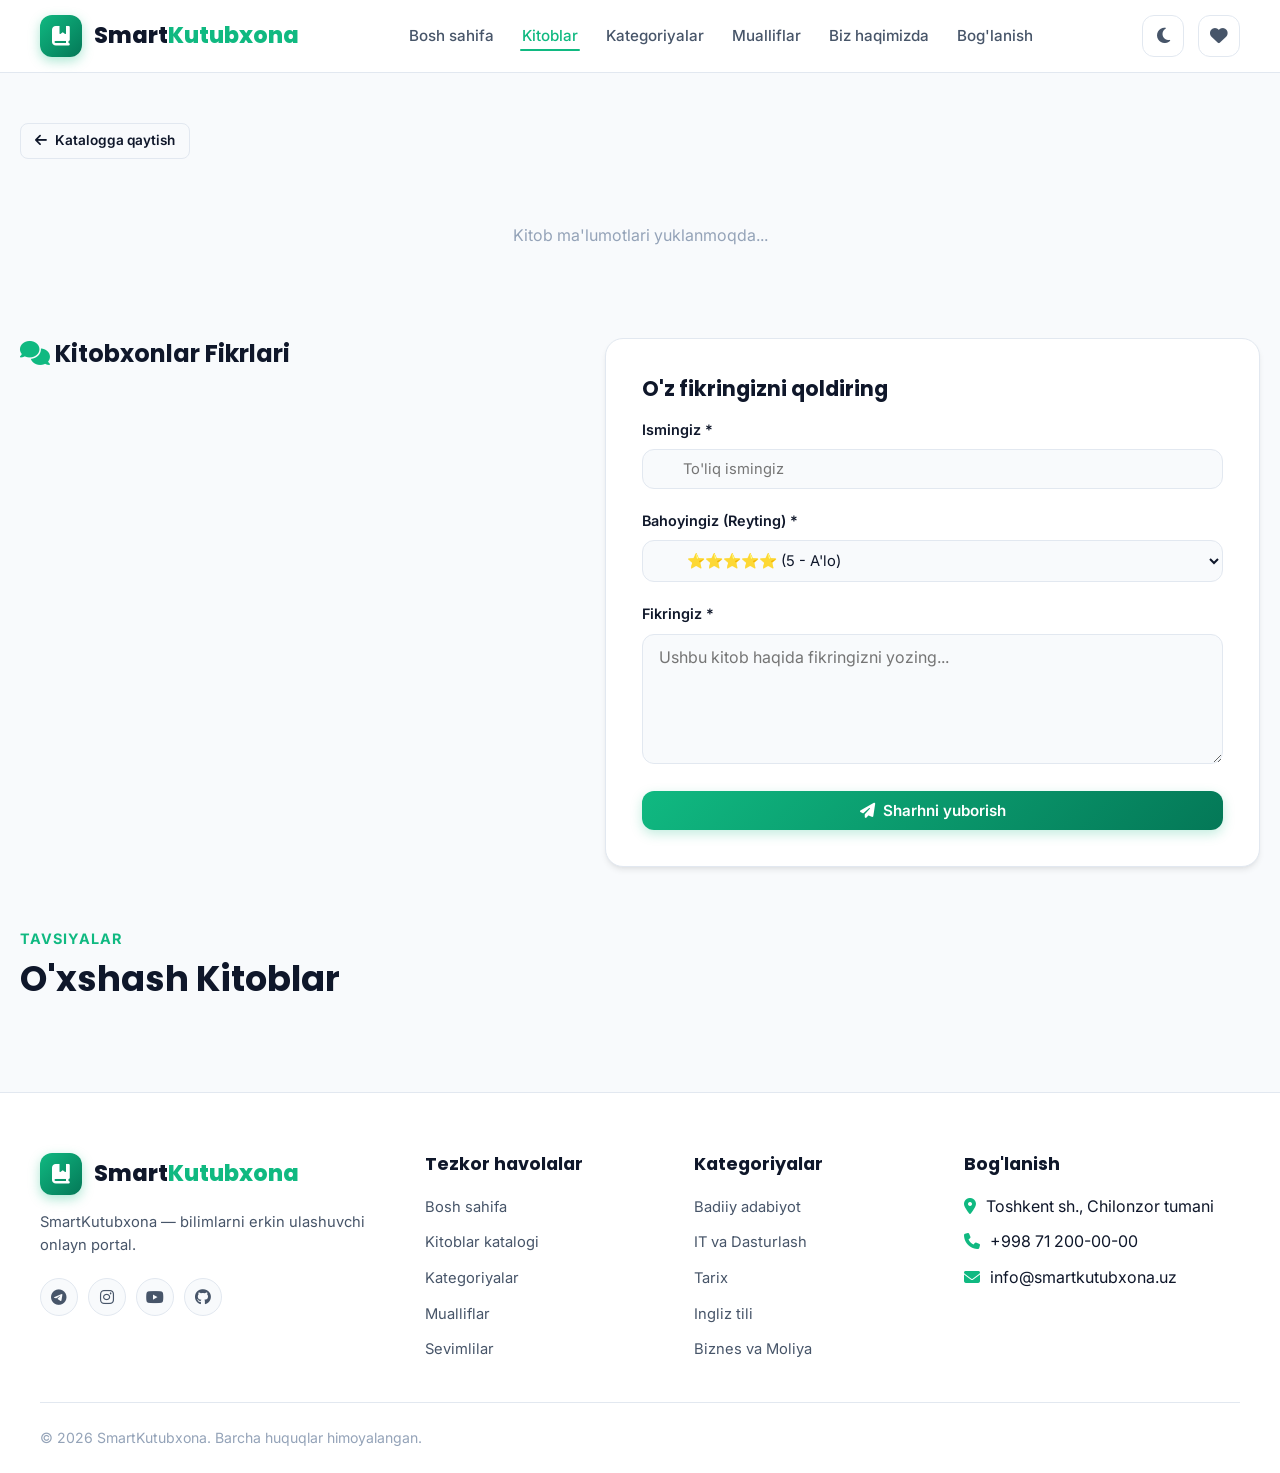
<file: book-detail.html>
<!DOCTYPE html>
<html lang="uz">
<head>
  <meta charset="UTF-8">
  <meta name="viewport" content="width=device-width, initial-scale=1.0">
  <title>Kitob Tafsiloti — SmartKutubxona</title>
  <link rel="stylesheet" href="https://cdnjs.cloudflare.com/ajax/libs/font-awesome/6.5.1/css/all.min.css">
  <link rel="stylesheet" href="css/style.css">
</head>
<body>

  <!-- ================= Header ================= -->
  <header class="header">
    <div class="container">
      <nav class="navbar">
        <a href="index.html" class="logo">
          <div class="logo-icon">
            <i class="fa-solid fa-book-bookmark"></i>
          </div>
          <div>Smart<span>Kutubxona</span></div>
        </a>

        <ul class="nav-links" id="nav-links">
          <li><a href="index.html" class="nav-link">Bosh sahifa</a></li>
          <li><a href="books.html" class="nav-link active">Kitoblar</a></li>
          <li><a href="categories.html" class="nav-link">Kategoriyalar</a></li>
          <li><a href="authors.html" class="nav-link">Mualliflar</a></li>
          <li><a href="about.html" class="nav-link">Biz haqimizda</a></li>
          <li><a href="contact.html" class="nav-link">Bog'lanish</a></li>
        </ul>

        <div class="nav-actions">
          <button id="theme-toggle-btn" class="icon-btn" title="Mavzuni o'zgartirish">
            <i id="theme-icon" class="fa-solid fa-moon"></i>
          </button>
          <a href="favorites.html" class="icon-btn" title="Sevimlilar">
            <i class="fa-solid fa-heart"></i>
            <span class="badge-count favorites-count-badge" style="display: none;">0</span>
          </a>
          <button id="mobile-menu-toggle" class="mobile-toggle" aria-label="Menyuni ochish">
            <i class="fa-solid fa-bars"></i>
          </button>
        </div>
      </nav>
    </div>
  </header>

  <!-- ================= Kitob Tafsilotlari ================= -->
  <main class="container book-detail-wrapper">
    <div style="margin-bottom: 24px;">
      <a href="books.html" class="btn btn-outline btn-sm">
        <i class="fa-solid fa-arrow-left"></i> Katalogga qaytish
      </a>
    </div>

    <!-- Asosiy tafsilotlar konteyneri -->
    <div id="book-detail-content">
      <p style="text-align: center; padding: 40px; color: var(--text-muted);">Kitob ma'lumotlari yuklanmoqda...</p>
    </div>

    <!-- ================= Sharhlar Bo'limi ================= -->
    <section style="margin-top: 50px;">
      <div class="contact-grid">
        <!-- Sharhlar ro'yxati -->
        <div>
          <h2 style="font-size: 1.5rem; margin-bottom: 20px;">
            <i class="fa-solid fa-comments" style="color: var(--primary);"></i> Kitobxonlar Fikrlari
          </h2>
          <div id="reviews-list">
            <!-- Dinamik yuklanadi -->
          </div>
        </div>

        <!-- Sharh qoldirish formasi -->
        <div>
          <div class="contact-form-card">
            <h3 style="font-size: 1.3rem; margin-bottom: 16px;">O'z fikringizni qoldiring</h3>
            <form id="review-form">
              <div class="form-group">
                <label class="form-label" for="review-name">Ismingiz *</label>
                <input type="text" id="review-name" class="form-input" placeholder="To'liq ismingiz" required>
              </div>
              <div class="form-group">
                <label class="form-label" for="review-rating">Bahoyingiz (Reyting) *</label>
                <select id="review-rating" class="form-select">
                  <option value="5">⭐⭐⭐⭐⭐ (5 - A'lo)</option>
                  <option value="4">⭐⭐⭐⭐ (4 - Yaxshi)</option>
                  <option value="3">⭐⭐⭐ (3 - Qoniqarli)</option>
                  <option value="2">⭐⭐ (2 - O'rtacha)</option>
                  <option value="1">⭐ (1 - Qoniqarsiz)</option>
                </select>
              </div>
              <div class="form-group">
                <label class="form-label" for="review-text">Fikringiz *</label>
                <textarea id="review-text" class="form-textarea" placeholder="Ushbu kitob haqida fikringizni yozing..." required></textarea>
              </div>
              <button type="submit" class="btn btn-primary" style="width: 100%;">
                <i class="fa-solid fa-paper-plane"></i> Sharhni yuborish
              </button>
            </form>
          </div>
        </div>
      </div>
    </section>

    <!-- ================= O'xshash Kitoblar ================= -->
    <section style="margin-top: 60px;">
      <div class="section-header">
        <div class="section-title-wrap">
          <span class="sub-title">Tavsiyalar</span>
          <h2 class="section-title">O'xshash Kitoblar</h2>
        </div>
      </div>
      <div class="books-grid" id="similar-books-container">
        <!-- Dinamik to'ldiriladi -->
      </div>
    </section>
  </main>

  <!-- ================= Footer ================= -->
  <footer class="footer">
    <div class="container">
      <div class="footer-grid">
        <div class="footer-brand">
          <a href="index.html" class="logo">
            <div class="logo-icon"><i class="fa-solid fa-book-bookmark"></i></div>
            <div>Smart<span>Kutubxona</span></div>
          </a>
          <p>SmartKutubxona — bilimlarni erkin ulashuvchi onlayn portal.</p>
          <div class="social-links">
            <a href="#" class="social-btn" aria-label="Telegram"><i class="fa-brands fa-telegram"></i></a>
            <a href="#" class="social-btn" aria-label="Instagram"><i class="fa-brands fa-instagram"></i></a>
            <a href="#" class="social-btn" aria-label="YouTube"><i class="fa-brands fa-youtube"></i></a>
            <a href="#" class="social-btn" aria-label="GitHub"><i class="fa-brands fa-github"></i></a>
          </div>
        </div>

        <div>
          <h4 class="footer-col-title">Tezkor havolalar</h4>
          <ul class="footer-nav">
            <li><a href="index.html">Bosh sahifa</a></li>
            <li><a href="books.html">Kitoblar katalogi</a></li>
            <li><a href="categories.html">Kategoriyalar</a></li>
            <li><a href="authors.html">Mualliflar</a></li>
            <li><a href="favorites.html">Sevimlilar</a></li>
          </ul>
        </div>

        <div>
          <h4 class="footer-col-title">Kategoriyalar</h4>
          <ul class="footer-nav">
            <li><a href="books.html?category=badiiy">Badiiy adabiyot</a></li>
            <li><a href="books.html?category=it">IT va Dasturlash</a></li>
            <li><a href="books.html?category=tarix">Tarix</a></li>
            <li><a href="books.html?category=ingliz">Ingliz tili</a></li>
            <li><a href="books.html?category=biznes">Biznes va Moliya</a></li>
          </ul>
        </div>

        <div>
          <h4 class="footer-col-title">Bog'lanish</h4>
          <ul class="footer-nav">
            <li><i class="fa-solid fa-location-dot" style="color: var(--primary); margin-right: 6px;"></i> Toshkent sh., Chilonzor tumani</li>
            <li><i class="fa-solid fa-phone" style="color: var(--primary); margin-right: 6px;"></i> +998 71 200-00-00</li>
            <li><i class="fa-solid fa-envelope" style="color: var(--primary); margin-right: 6px;"></i> info@smartkutubxona.uz</li>
          </ul>
        </div>
      </div>

      <div class="footer-bottom">
        <div>&copy; 2026 SmartKutubxona. Barcha huquqlar himoyalangan.</div>
      </div>
    </div>
  </footer>

  <button id="scroll-to-top" class="scroll-top-btn" title="Yuqoriga qaytish">
    <i class="fa-solid fa-arrow-up"></i>
  </button>

  <script src="js/data.js?v=2"></script>
  <script src="js/app.js?v=2"></script>
  <script src="js/book-detail.js?v=2"></script>
</body>
</html>
</file>
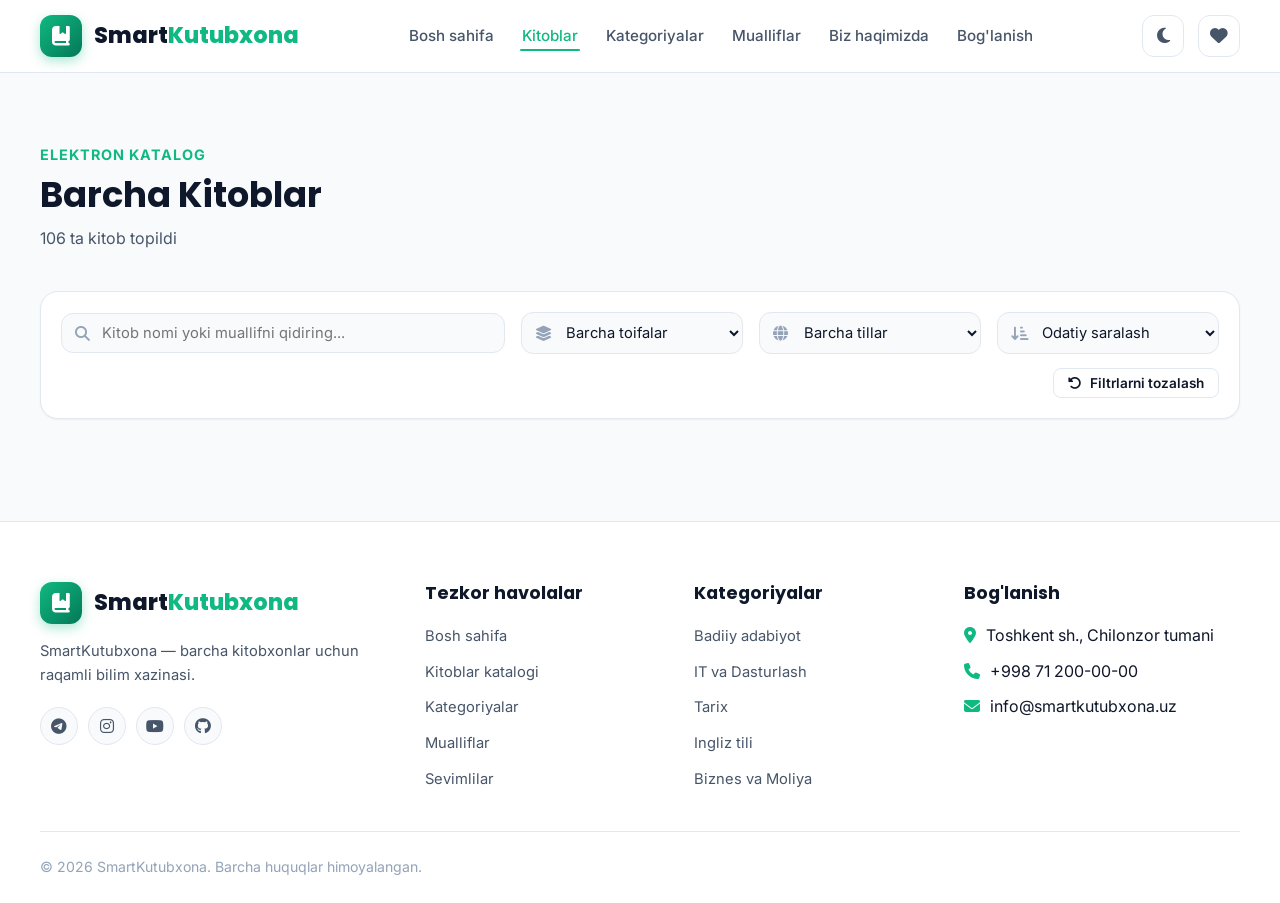
<file: books.html>
<!DOCTYPE html>
<html lang="uz">
<head>
  <meta charset="UTF-8">
  <meta name="viewport" content="width=device-width, initial-scale=1.0">
  <title>Kitoblar Katalogi — SmartKutubxona</title>
  <link rel="stylesheet" href="https://cdnjs.cloudflare.com/ajax/libs/font-awesome/6.5.1/css/all.min.css">
  <link rel="stylesheet" href="css/style.css">
</head>
<body>

  <!-- ================= Header ================= -->
  <header class="header">
    <div class="container">
      <nav class="navbar">
        <a href="index.html" class="logo">
          <div class="logo-icon">
            <i class="fa-solid fa-book-bookmark"></i>
          </div>
          <div>Smart<span>Kutubxona</span></div>
        </a>

        <ul class="nav-links" id="nav-links">
          <li><a href="index.html" class="nav-link">Bosh sahifa</a></li>
          <li><a href="books.html" class="nav-link active">Kitoblar</a></li>
          <li><a href="categories.html" class="nav-link">Kategoriyalar</a></li>
          <li><a href="authors.html" class="nav-link">Mualliflar</a></li>
          <li><a href="about.html" class="nav-link">Biz haqimizda</a></li>
          <li><a href="contact.html" class="nav-link">Bog'lanish</a></li>
        </ul>

        <div class="nav-actions">
          <button id="theme-toggle-btn" class="icon-btn" title="Mavzuni o'zgartirish">
            <i id="theme-icon" class="fa-solid fa-moon"></i>
          </button>
          <a href="favorites.html" class="icon-btn" title="Sevimlilar">
            <i class="fa-solid fa-heart"></i>
            <span class="badge-count favorites-count-badge" style="display: none;">0</span>
          </a>
          <button id="mobile-menu-toggle" class="mobile-toggle" aria-label="Menyuni ochish">
            <i class="fa-solid fa-bars"></i>
          </button>
        </div>
      </nav>
    </div>
  </header>

  <!-- ================= Katalog Bo'limi ================= -->
  <main class="section">
    <div class="container">
      <div class="section-header">
        <div class="section-title-wrap">
          <span class="sub-title">Elektron katalog</span>
          <h1 class="section-title">Barcha Kitoblar</h1>
          <p class="section-desc" id="books-count">Kitoblar yuklanmoqda...</p>
        </div>
      </div>

      <!-- Qidiruv va Filtrlar Paneli -->
      <div class="catalog-toolbar">
        <div class="toolbar-grid">
          <!-- Qidiruv -->
          <div class="form-control-wrap">
            <i class="fa-solid fa-magnifying-glass"></i>
            <input type="text" id="search-input" class="form-input" placeholder="Kitob nomi yoki muallifni qidiring...">
          </div>

          <!-- Kategoriya filtri -->
          <div class="form-control-wrap">
            <i class="fa-solid fa-layer-group"></i>
            <select id="category-filter" class="form-select">
              <option value="all">Barcha toifalar</option>
              <option value="badiiy">Badiiy adabiyot</option>
              <option value="it">IT va Dasturlash</option>
              <option value="tarix">Tarix</option>
              <option value="ingliz">Ingliz tili</option>
              <option value="biznes">Biznes va Moliya</option>
              <option value="ilmfan">Ilm-fan</option>
            </select>
          </div>

          <!-- Til filtri -->
          <div class="form-control-wrap">
            <i class="fa-solid fa-globe"></i>
            <select id="language-filter" class="form-select">
              <option value="all">Barcha tillar</option>
              <option value="o'zbekcha">O'zbekcha</option>
              <option value="inglizcha">Inglizcha</option>
              <option value="ruscha">Ruscha</option>
            </select>
          </div>

          <!-- Saralash -->
          <div class="form-control-wrap">
            <i class="fa-solid fa-arrow-down-short-wide"></i>
            <select id="sort-filter" class="form-select">
              <option value="default">Odatiy saralash</option>
              <option value="a-z">Nomi bo'yicha (A–Z)</option>
              <option value="z-a">Nomi bo'yicha (Z–A)</option>
              <option value="rating">Eng yuqori reyting</option>
              <option value="year-desc">Eng yangi yillar</option>
              <option value="year-asc">Klassik yillar</option>
            </select>
          </div>
        </div>

        <div style="display: flex; justify-content: flex-end; margin-top: 14px;">
          <button id="reset-filters" class="btn btn-outline btn-sm">
            <i class="fa-solid fa-rotate-left"></i> Filtrlarni tozalash
          </button>
        </div>
      </div>

      <!-- Kitoblar Grid konteyneri -->
      <div class="books-grid" id="books-container">
        <!-- JS orqali dinamik yuklanadi -->
      </div>
    </div>
  </main>

  <!-- ================= Footer ================= -->
  <footer class="footer">
    <div class="container">
      <div class="footer-grid">
        <div class="footer-brand">
          <a href="index.html" class="logo">
            <div class="logo-icon"><i class="fa-solid fa-book-bookmark"></i></div>
            <div>Smart<span>Kutubxona</span></div>
          </a>
          <p>SmartKutubxona — barcha kitobxonlar uchun raqamli bilim xazinasi.</p>
          <div class="social-links">
            <a href="#" class="social-btn" aria-label="Telegram"><i class="fa-brands fa-telegram"></i></a>
            <a href="#" class="social-btn" aria-label="Instagram"><i class="fa-brands fa-instagram"></i></a>
            <a href="#" class="social-btn" aria-label="YouTube"><i class="fa-brands fa-youtube"></i></a>
            <a href="#" class="social-btn" aria-label="GitHub"><i class="fa-brands fa-github"></i></a>
          </div>
        </div>

        <div>
          <h4 class="footer-col-title">Tezkor havolalar</h4>
          <ul class="footer-nav">
            <li><a href="index.html">Bosh sahifa</a></li>
            <li><a href="books.html">Kitoblar katalogi</a></li>
            <li><a href="categories.html">Kategoriyalar</a></li>
            <li><a href="authors.html">Mualliflar</a></li>
            <li><a href="favorites.html">Sevimlilar</a></li>
          </ul>
        </div>

        <div>
          <h4 class="footer-col-title">Kategoriyalar</h4>
          <ul class="footer-nav">
            <li><a href="books.html?category=badiiy">Badiiy adabiyot</a></li>
            <li><a href="books.html?category=it">IT va Dasturlash</a></li>
            <li><a href="books.html?category=tarix">Tarix</a></li>
            <li><a href="books.html?category=ingliz">Ingliz tili</a></li>
            <li><a href="books.html?category=biznes">Biznes va Moliya</a></li>
          </ul>
        </div>

        <div>
          <h4 class="footer-col-title">Bog'lanish</h4>
          <ul class="footer-nav">
            <li><i class="fa-solid fa-location-dot" style="color: var(--primary); margin-right: 6px;"></i> Toshkent sh., Chilonzor tumani</li>
            <li><i class="fa-solid fa-phone" style="color: var(--primary); margin-right: 6px;"></i> +998 71 200-00-00</li>
            <li><i class="fa-solid fa-envelope" style="color: var(--primary); margin-right: 6px;"></i> info@smartkutubxona.uz</li>
          </ul>
        </div>
      </div>

      <div class="footer-bottom">
        <div>&copy; 2026 SmartKutubxona. Barcha huquqlar himoyalangan.</div>
      </div>
    </div>
  </footer>

  <button id="scroll-to-top" class="scroll-top-btn" title="Yuqoriga qaytish">
    <i class="fa-solid fa-arrow-up"></i>
  </button>

  <script src="js/data.js?v=2"></script>
  <script src="js/app.js?v=2"></script>
  <script src="js/books.js"></script>
</body>
</html>
</file>
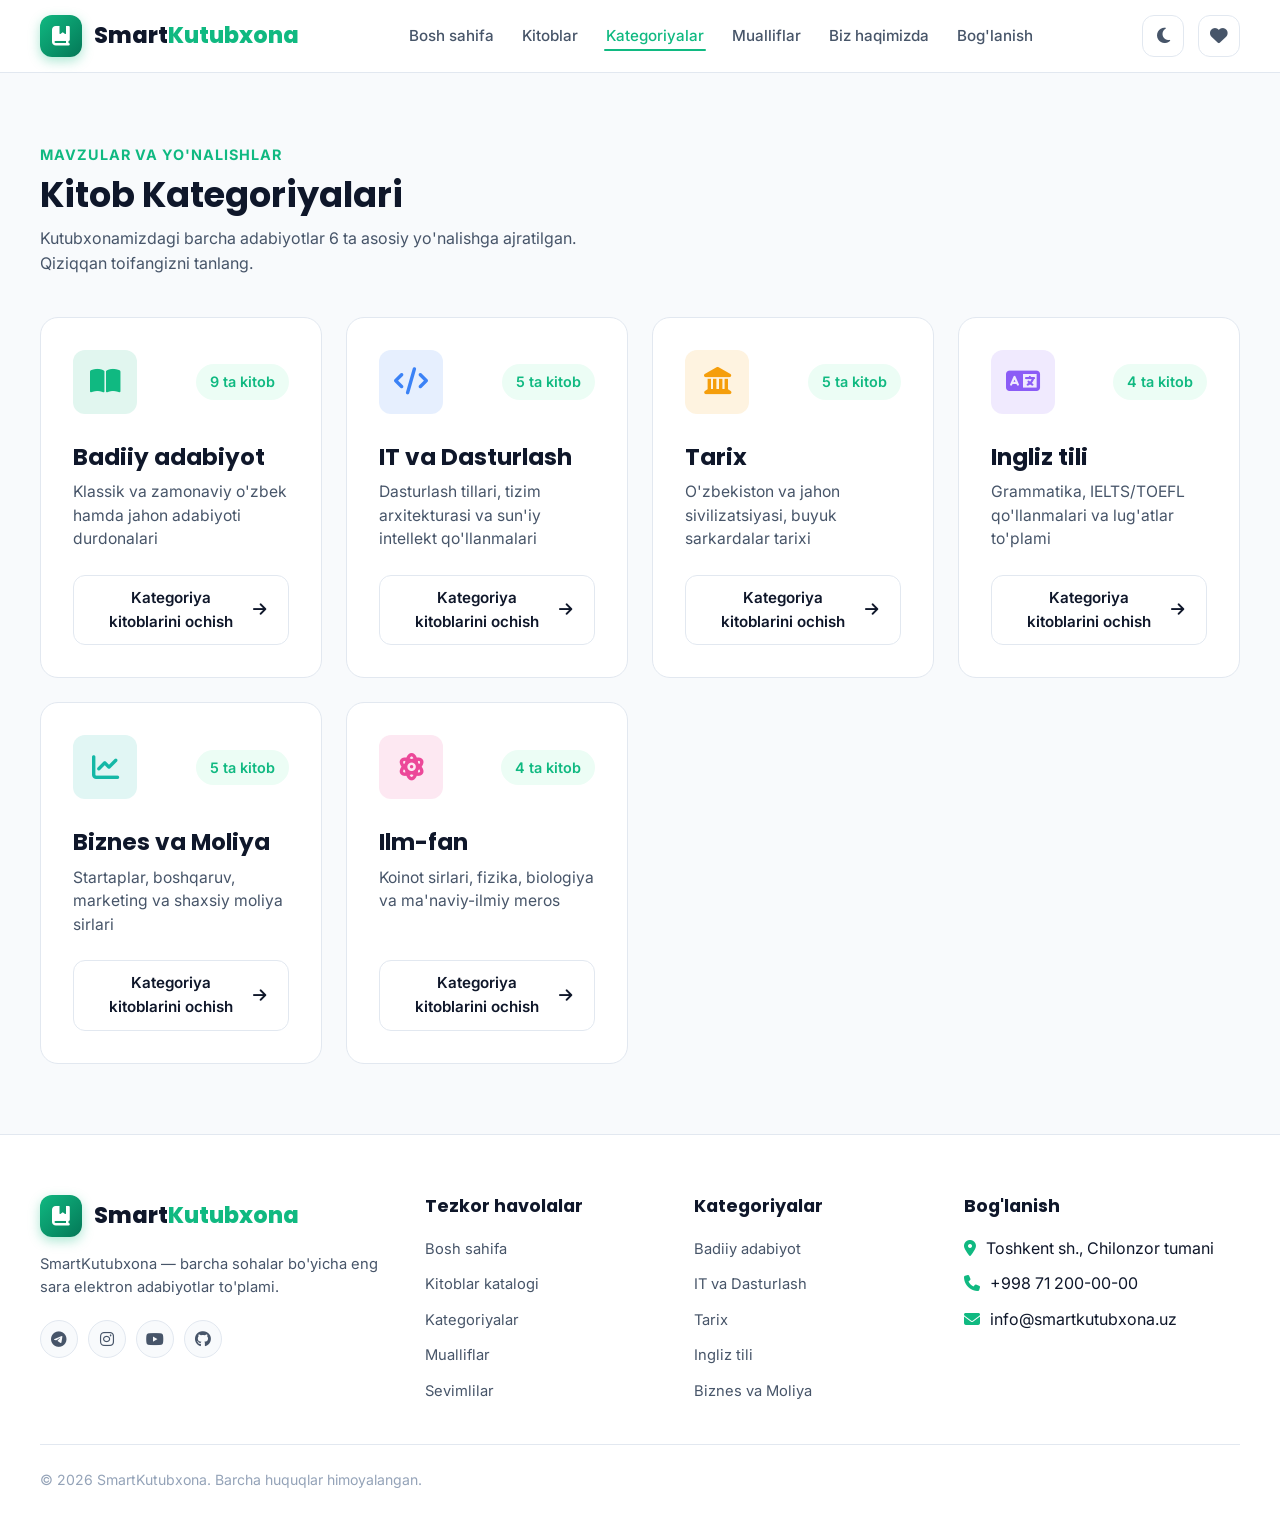
<file: categories.html>
<!DOCTYPE html>
<html lang="uz">
<head>
  <meta charset="UTF-8">
  <meta name="viewport" content="width=device-width, initial-scale=1.0">
  <title>Kategoriyalar — SmartKutubxona</title>
  <link rel="stylesheet" href="https://cdnjs.cloudflare.com/ajax/libs/font-awesome/6.5.1/css/all.min.css">
  <link rel="stylesheet" href="css/style.css">
</head>
<body>

  <!-- ================= Header ================= -->
  <header class="header">
    <div class="container">
      <nav class="navbar">
        <a href="index.html" class="logo">
          <div class="logo-icon">
            <i class="fa-solid fa-book-bookmark"></i>
          </div>
          <div>Smart<span>Kutubxona</span></div>
        </a>

        <ul class="nav-links" id="nav-links">
          <li><a href="index.html" class="nav-link">Bosh sahifa</a></li>
          <li><a href="books.html" class="nav-link">Kitoblar</a></li>
          <li><a href="categories.html" class="nav-link active">Kategoriyalar</a></li>
          <li><a href="authors.html" class="nav-link">Mualliflar</a></li>
          <li><a href="about.html" class="nav-link">Biz haqimizda</a></li>
          <li><a href="contact.html" class="nav-link">Bog'lanish</a></li>
        </ul>

        <div class="nav-actions">
          <button id="theme-toggle-btn" class="icon-btn" title="Mavzuni o'zgartirish">
            <i id="theme-icon" class="fa-solid fa-moon"></i>
          </button>
          <a href="favorites.html" class="icon-btn" title="Sevimlilar">
            <i class="fa-solid fa-heart"></i>
            <span class="badge-count favorites-count-badge" style="display: none;">0</span>
          </a>
          <button id="mobile-menu-toggle" class="mobile-toggle" aria-label="Menyuni ochish">
            <i class="fa-solid fa-bars"></i>
          </button>
        </div>
      </nav>
    </div>
  </header>

  <!-- ================= Kategoriyalar Sahifasi ================= -->
  <main class="section">
    <div class="container">
      <div class="section-header">
        <div class="section-title-wrap">
          <span class="sub-title">Mavzular va yo'nalishlar</span>
          <h1 class="section-title">Kitob Kategoriyalari</h1>
          <p class="section-desc">Kutubxonamizdagi barcha adabiyotlar 6 ta asosiy yo'nalishga ajratilgan. Qiziqqan toifangizni tanlang.</p>
        </div>
      </div>

      <div class="categories-grid" id="categories-page-list">
        <!-- JS orqali to'ldiriladi -->
      </div>
    </div>
  </main>

  <!-- ================= Footer ================= -->
  <footer class="footer">
    <div class="container">
      <div class="footer-grid">
        <div class="footer-brand">
          <a href="index.html" class="logo">
            <div class="logo-icon"><i class="fa-solid fa-book-bookmark"></i></div>
            <div>Smart<span>Kutubxona</span></div>
          </a>
          <p>SmartKutubxona — barcha sohalar bo'yicha eng sara elektron adabiyotlar to'plami.</p>
          <div class="social-links">
            <a href="#" class="social-btn" aria-label="Telegram"><i class="fa-brands fa-telegram"></i></a>
            <a href="#" class="social-btn" aria-label="Instagram"><i class="fa-brands fa-instagram"></i></a>
            <a href="#" class="social-btn" aria-label="YouTube"><i class="fa-brands fa-youtube"></i></a>
            <a href="#" class="social-btn" aria-label="GitHub"><i class="fa-brands fa-github"></i></a>
          </div>
        </div>

        <div>
          <h4 class="footer-col-title">Tezkor havolalar</h4>
          <ul class="footer-nav">
            <li><a href="index.html">Bosh sahifa</a></li>
            <li><a href="books.html">Kitoblar katalogi</a></li>
            <li><a href="categories.html">Kategoriyalar</a></li>
            <li><a href="authors.html">Mualliflar</a></li>
            <li><a href="favorites.html">Sevimlilar</a></li>
          </ul>
        </div>

        <div>
          <h4 class="footer-col-title">Kategoriyalar</h4>
          <ul class="footer-nav">
            <li><a href="books.html?category=badiiy">Badiiy adabiyot</a></li>
            <li><a href="books.html?category=it">IT va Dasturlash</a></li>
            <li><a href="books.html?category=tarix">Tarix</a></li>
            <li><a href="books.html?category=ingliz">Ingliz tili</a></li>
            <li><a href="books.html?category=biznes">Biznes va Moliya</a></li>
          </ul>
        </div>

        <div>
          <h4 class="footer-col-title">Bog'lanish</h4>
          <ul class="footer-nav">
            <li><i class="fa-solid fa-location-dot" style="color: var(--primary); margin-right: 6px;"></i> Toshkent sh., Chilonzor tumani</li>
            <li><i class="fa-solid fa-phone" style="color: var(--primary); margin-right: 6px;"></i> +998 71 200-00-00</li>
            <li><i class="fa-solid fa-envelope" style="color: var(--primary); margin-right: 6px;"></i> info@smartkutubxona.uz</li>
          </ul>
        </div>
      </div>

      <div class="footer-bottom">
        <div>&copy; 2026 SmartKutubxona. Barcha huquqlar himoyalangan.</div>
      </div>
    </div>
  </footer>

  <button id="scroll-to-top" class="scroll-top-btn" title="Yuqoriga qaytish">
    <i class="fa-solid fa-arrow-up"></i>
  </button>

  <script src="js/data.js"></script>
  <script src="js/app.js"></script>
  <script>
    document.addEventListener('DOMContentLoaded', async () => {
      const data = await getSmartData();
      const categories = data.categories || [];
      const container = document.getElementById('categories-page-list');

      if (container) {
        container.innerHTML = categories.map(cat => `
          <div class="category-card" style="padding: 32px;">
            <div class="cat-header">
              <div class="cat-icon-wrap" style="background: ${cat.color}20; color: ${cat.color}; width: 64px; height: 64px; font-size: 1.7rem;">
                <i class="fa-solid ${cat.icon}"></i>
              </div>
              <span class="cat-count" style="font-size: 0.9rem; padding: 6px 14px;">${cat.count} ta kitob</span>
            </div>
            <h2 class="cat-name" style="font-size: 1.45rem; margin-top: 10px;">${cat.name}</h2>
            <p class="cat-desc" style="font-size: 0.98rem; margin-bottom: 24px;">${cat.description}</p>
            <a href="books.html?category=${cat.id}" class="btn btn-outline" style="align-self: flex-start;">
              Kategoriya kitoblarini ochish <i class="fa-solid fa-arrow-right"></i>
            </a>
          </div>
        `).join('');
      }
    });
  </script>
</body>
</html>
</file>
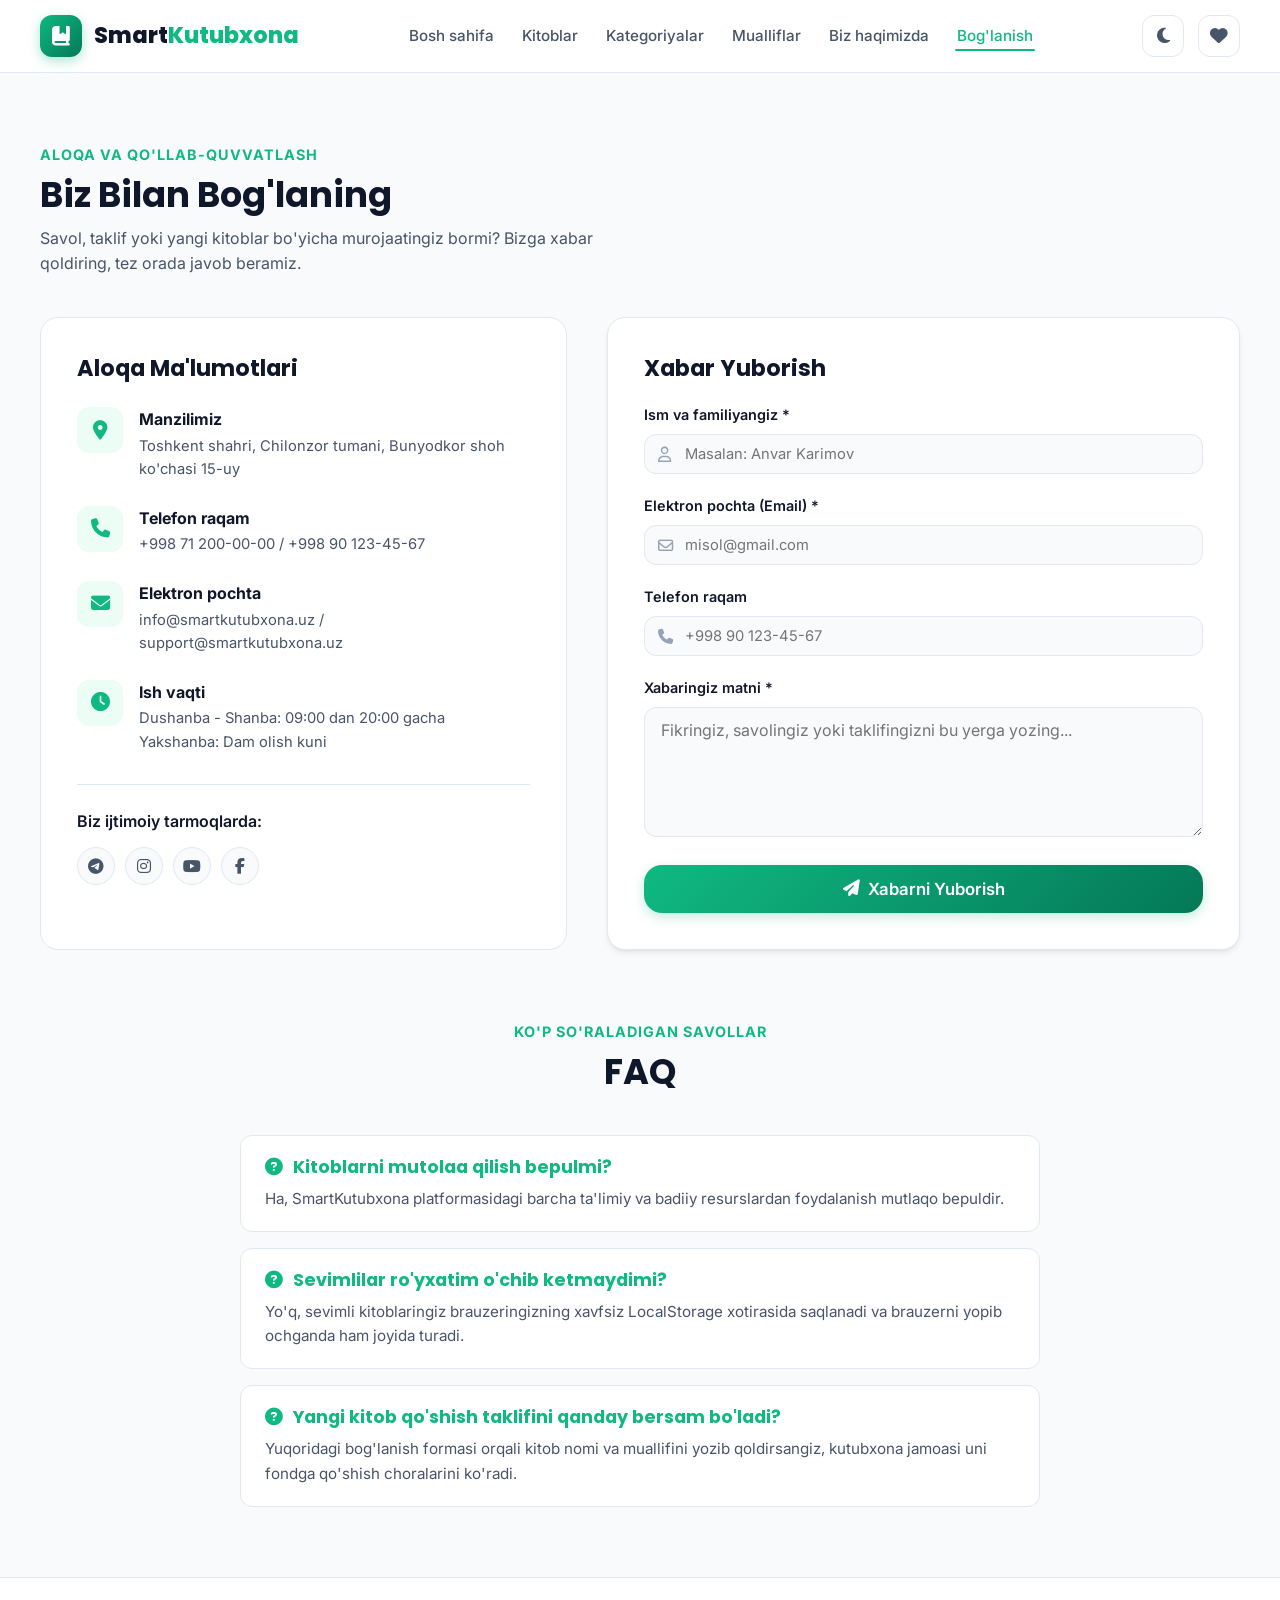
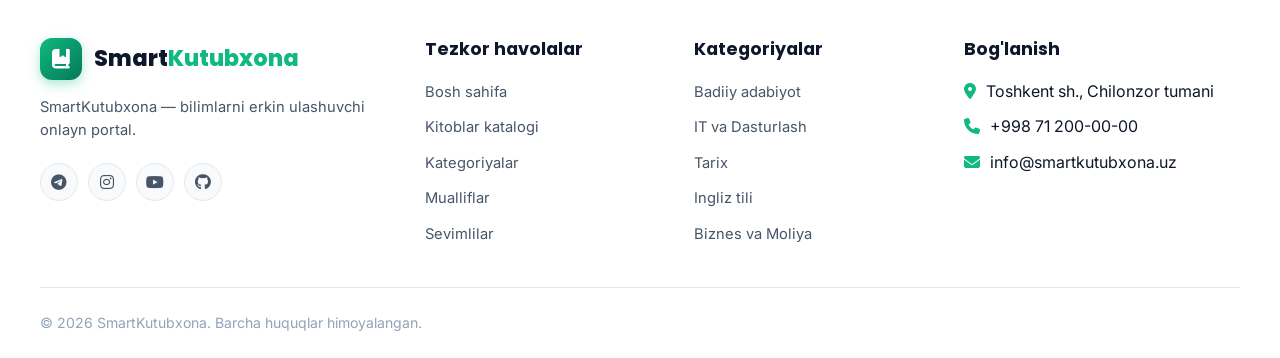
<file: contact.html>
<!DOCTYPE html>
<html lang="uz">
<head>
  <meta charset="UTF-8">
  <meta name="viewport" content="width=device-width, initial-scale=1.0">
  <title>Bog'lanish — SmartKutubxona</title>
  <link rel="stylesheet" href="https://cdnjs.cloudflare.com/ajax/libs/font-awesome/6.5.1/css/all.min.css">
  <link rel="stylesheet" href="css/style.css">
</head>
<body>

  <!-- ================= Header ================= -->
  <header class="header">
    <div class="container">
      <nav class="navbar">
        <a href="index.html" class="logo">
          <div class="logo-icon">
            <i class="fa-solid fa-book-bookmark"></i>
          </div>
          <div>Smart<span>Kutubxona</span></div>
        </a>

        <ul class="nav-links" id="nav-links">
          <li><a href="index.html" class="nav-link">Bosh sahifa</a></li>
          <li><a href="books.html" class="nav-link">Kitoblar</a></li>
          <li><a href="categories.html" class="nav-link">Kategoriyalar</a></li>
          <li><a href="authors.html" class="nav-link">Mualliflar</a></li>
          <li><a href="about.html" class="nav-link">Biz haqimizda</a></li>
          <li><a href="contact.html" class="nav-link active">Bog'lanish</a></li>
        </ul>

        <div class="nav-actions">
          <button id="theme-toggle-btn" class="icon-btn" title="Mavzuni o'zgartirish">
            <i id="theme-icon" class="fa-solid fa-moon"></i>
          </button>
          <a href="favorites.html" class="icon-btn" title="Sevimlilar">
            <i class="fa-solid fa-heart"></i>
            <span class="badge-count favorites-count-badge" style="display: none;">0</span>
          </a>
          <button id="mobile-menu-toggle" class="mobile-toggle" aria-label="Menyuni ochish">
            <i class="fa-solid fa-bars"></i>
          </button>
        </div>
      </nav>
    </div>
  </header>

  <!-- ================= Bog'lanish Asosiy Qism ================= -->
  <main class="section">
    <div class="container">
      <div class="section-header">
        <div class="section-title-wrap">
          <span class="sub-title">Aloqa va Qo'llab-quvvatlash</span>
          <h1 class="section-title">Biz Bilan Bog'laning</h1>
          <p class="section-desc">Savol, taklif yoki yangi kitoblar bo'yicha murojaatingiz bormi? Bizga xabar qoldiring, tez orada javob beramiz.</p>
        </div>
      </div>

      <div class="contact-grid">
        <!-- Bog'lanish Ma'lumotlari -->
        <div class="contact-info-card">
          <h2 style="font-size: 1.4rem; margin-bottom: 24px;">Aloqa Ma'lumotlari</h2>

          <div class="contact-channel">
            <div class="channel-icon">
              <i class="fa-solid fa-location-dot"></i>
            </div>
            <div>
              <div class="channel-title">Manzilimiz</div>
              <div class="channel-desc">Toshkent shahri, Chilonzor tumani, Bunyodkor shoh ko'chasi 15-uy</div>
            </div>
          </div>

          <div class="contact-channel">
            <div class="channel-icon">
              <i class="fa-solid fa-phone"></i>
            </div>
            <div>
              <div class="channel-title">Telefon raqam</div>
              <div class="channel-desc">+998 71 200-00-00 / +998 90 123-45-67</div>
            </div>
          </div>

          <div class="contact-channel">
            <div class="channel-icon">
              <i class="fa-solid fa-envelope"></i>
            </div>
            <div>
              <div class="channel-title">Elektron pochta</div>
              <div class="channel-desc">info@smartkutubxona.uz / support@smartkutubxona.uz</div>
            </div>
          </div>

          <div class="contact-channel">
            <div class="channel-icon">
              <i class="fa-solid fa-clock"></i>
            </div>
            <div>
              <div class="channel-title">Ish vaqti</div>
              <div class="channel-desc">Dushanba - Shanba: 09:00 dan 20:00 gacha<br>Yakshanba: Dam olish kuni</div>
            </div>
          </div>

          <!-- Ijtimoiy tarmoqlar -->
          <div style="margin-top: 30px; padding-top: 24px; border-top: 1px solid var(--border-color);">
            <div style="font-weight: 600; margin-bottom: 12px;">Biz ijtimoiy tarmoqlarda:</div>
            <div class="social-links">
              <a href="#" class="social-btn" aria-label="Telegram"><i class="fa-brands fa-telegram"></i></a>
              <a href="#" class="social-btn" aria-label="Instagram"><i class="fa-brands fa-instagram"></i></a>
              <a href="#" class="social-btn" aria-label="YouTube"><i class="fa-brands fa-youtube"></i></a>
              <a href="#" class="social-btn" aria-label="Facebook"><i class="fa-brands fa-facebook-f"></i></a>
            </div>
          </div>
        </div>

        <!-- Xabar Yuborish Formasi -->
        <div class="contact-form-card">
          <h2 style="font-size: 1.4rem; margin-bottom: 20px;">Xabar Yuborish</h2>
          <form id="contact-form">
            <div class="form-group">
              <label class="form-label" for="contact-name">Ism va familiyangiz *</label>
              <div class="form-control-wrap">
                <i class="fa-regular fa-user"></i>
                <input type="text" id="contact-name" class="form-input" placeholder="Masalan: Anvar Karimov" required>
              </div>
            </div>

            <div class="form-group">
              <label class="form-label" for="contact-email">Elektron pochta (Email) *</label>
              <div class="form-control-wrap">
                <i class="fa-regular fa-envelope"></i>
                <input type="email" id="contact-email" class="form-input" placeholder="misol@gmail.com" required>
              </div>
            </div>

            <div class="form-group">
              <label class="form-label" for="contact-phone">Telefon raqam</label>
              <div class="form-control-wrap">
                <i class="fa-solid fa-phone"></i>
                <input type="tel" id="contact-phone" class="form-input" placeholder="+998 90 123-45-67">
              </div>
            </div>

            <div class="form-group">
              <label class="form-label" for="contact-message">Xabaringiz matni *</label>
              <textarea id="contact-message" class="form-textarea" placeholder="Fikringiz, savolingiz yoki taklifingizni bu yerga yozing..." required></textarea>
            </div>

            <button type="submit" class="btn btn-primary btn-lg" style="width: 100%;">
              <i class="fa-solid fa-paper-plane"></i> Xabarni Yuborish
            </button>
          </form>
        </div>
      </div>

      <!-- FAQ Bo'limi -->
      <section style="margin-top: 70px;">
        <div class="section-header" style="justify-content: center; text-align: center;">
          <div class="section-title-wrap">
            <span class="sub-title">Ko'p so'raladigan savollar</span>
            <h2 class="section-title">FAQ</h2>
          </div>
        </div>

        <div style="max-width: 800px; margin: 0 auto; display: flex; flex-direction: column; gap: 16px;">
          <div style="background: var(--bg-surface); padding: 20px 24px; border-radius: var(--radius-md); border: 1px solid var(--border-color);">
            <h3 style="font-size: 1.1rem; margin-bottom: 8px; color: var(--primary);">
              <i class="fa-solid fa-circle-question" style="margin-right: 6px;"></i> Kitoblarni mutolaa qilish bepulmi?
            </h3>
            <p style="color: var(--text-secondary); font-size: 0.95rem;">
              Ha, SmartKutubxona platformasidagi barcha ta'limiy va badiiy resurslardan foydalanish mutlaqo bepuldir.
            </p>
          </div>

          <div style="background: var(--bg-surface); padding: 20px 24px; border-radius: var(--radius-md); border: 1px solid var(--border-color);">
            <h3 style="font-size: 1.1rem; margin-bottom: 8px; color: var(--primary);">
              <i class="fa-solid fa-circle-question" style="margin-right: 6px;"></i> Sevimlilar ro'yxatim o'chib ketmaydimi?
            </h3>
            <p style="color: var(--text-secondary); font-size: 0.95rem;">
              Yo'q, sevimli kitoblaringiz brauzeringizning xavfsiz LocalStorage xotirasida saqlanadi va brauzerni yopib ochganda ham joyida turadi.
            </p>
          </div>

          <div style="background: var(--bg-surface); padding: 20px 24px; border-radius: var(--radius-md); border: 1px solid var(--border-color);">
            <h3 style="font-size: 1.1rem; margin-bottom: 8px; color: var(--primary);">
              <i class="fa-solid fa-circle-question" style="margin-right: 6px;"></i> Yangi kitob qo'shish taklifini qanday bersam bo'ladi?
            </h3>
            <p style="color: var(--text-secondary); font-size: 0.95rem;">
              Yuqoridagi bog'lanish formasi orqali kitob nomi va muallifini yozib qoldirsangiz, kutubxona jamoasi uni fondga qo'shish choralarini ko'radi.
            </p>
          </div>
        </div>
      </section>
    </div>
  </main>

  <!-- ================= Footer ================= -->
  <footer class="footer">
    <div class="container">
      <div class="footer-grid">
        <div class="footer-brand">
          <a href="index.html" class="logo">
            <div class="logo-icon"><i class="fa-solid fa-book-bookmark"></i></div>
            <div>Smart<span>Kutubxona</span></div>
          </a>
          <p>SmartKutubxona — bilimlarni erkin ulashuvchi onlayn portal.</p>
          <div class="social-links">
            <a href="#" class="social-btn" aria-label="Telegram"><i class="fa-brands fa-telegram"></i></a>
            <a href="#" class="social-btn" aria-label="Instagram"><i class="fa-brands fa-instagram"></i></a>
            <a href="#" class="social-btn" aria-label="YouTube"><i class="fa-brands fa-youtube"></i></a>
            <a href="#" class="social-btn" aria-label="GitHub"><i class="fa-brands fa-github"></i></a>
          </div>
        </div>

        <div>
          <h4 class="footer-col-title">Tezkor havolalar</h4>
          <ul class="footer-nav">
            <li><a href="index.html">Bosh sahifa</a></li>
            <li><a href="books.html">Kitoblar katalogi</a></li>
            <li><a href="categories.html">Kategoriyalar</a></li>
            <li><a href="authors.html">Mualliflar</a></li>
            <li><a href="favorites.html">Sevimlilar</a></li>
          </ul>
        </div>

        <div>
          <h4 class="footer-col-title">Kategoriyalar</h4>
          <ul class="footer-nav">
            <li><a href="books.html?category=badiiy">Badiiy adabiyot</a></li>
            <li><a href="books.html?category=it">IT va Dasturlash</a></li>
            <li><a href="books.html?category=tarix">Tarix</a></li>
            <li><a href="books.html?category=ingliz">Ingliz tili</a></li>
            <li><a href="books.html?category=biznes">Biznes va Moliya</a></li>
          </ul>
        </div>

        <div>
          <h4 class="footer-col-title">Bog'lanish</h4>
          <ul class="footer-nav">
            <li><i class="fa-solid fa-location-dot" style="color: var(--primary); margin-right: 6px;"></i> Toshkent sh., Chilonzor tumani</li>
            <li><i class="fa-solid fa-phone" style="color: var(--primary); margin-right: 6px;"></i> +998 71 200-00-00</li>
            <li><i class="fa-solid fa-envelope" style="color: var(--primary); margin-right: 6px;"></i> info@smartkutubxona.uz</li>
          </ul>
        </div>
      </div>

      <div class="footer-bottom">
        <div>&copy; 2026 SmartKutubxona. Barcha huquqlar himoyalangan.</div>
      </div>
    </div>
  </footer>

  <button id="scroll-to-top" class="scroll-top-btn" title="Yuqoriga qaytish">
    <i class="fa-solid fa-arrow-up"></i>
  </button>

  <script src="js/data.js"></script>
  <script src="js/app.js"></script>
  <script src="js/contact.js"></script>
</body>
</html>
</file>
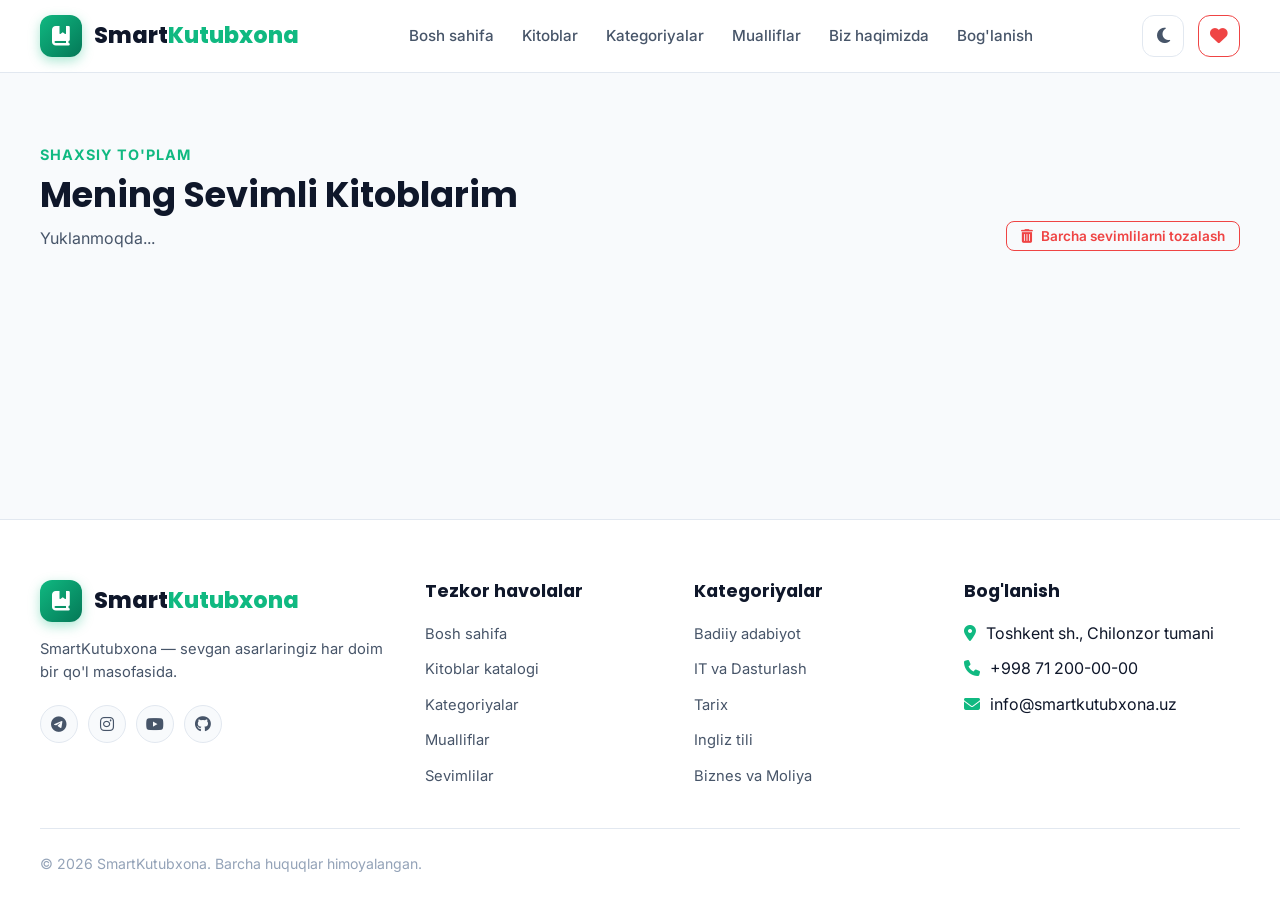
<file: favorites.html>
<!DOCTYPE html>
<html lang="uz">
<head>
  <meta charset="UTF-8">
  <meta name="viewport" content="width=device-width, initial-scale=1.0">
  <title>Sevimlilar Ro'yxati — SmartKutubxona</title>
  <link rel="stylesheet" href="https://cdnjs.cloudflare.com/ajax/libs/font-awesome/6.5.1/css/all.min.css">
  <link rel="stylesheet" href="css/style.css">
</head>
<body>

  <!-- ================= Header ================= -->
  <header class="header">
    <div class="container">
      <nav class="navbar">
        <a href="index.html" class="logo">
          <div class="logo-icon">
            <i class="fa-solid fa-book-bookmark"></i>
          </div>
          <div>Smart<span>Kutubxona</span></div>
        </a>

        <ul class="nav-links" id="nav-links">
          <li><a href="index.html" class="nav-link">Bosh sahifa</a></li>
          <li><a href="books.html" class="nav-link">Kitoblar</a></li>
          <li><a href="categories.html" class="nav-link">Kategoriyalar</a></li>
          <li><a href="authors.html" class="nav-link">Mualliflar</a></li>
          <li><a href="about.html" class="nav-link">Biz haqimizda</a></li>
          <li><a href="contact.html" class="nav-link">Bog'lanish</a></li>
        </ul>

        <div class="nav-actions">
          <button id="theme-toggle-btn" class="icon-btn" title="Mavzuni o'zgartirish">
            <i id="theme-icon" class="fa-solid fa-moon"></i>
          </button>
          <a href="favorites.html" class="icon-btn" title="Sevimlilar" style="color: #ef4444; border-color: #ef4444;">
            <i class="fa-solid fa-heart"></i>
            <span class="badge-count favorites-count-badge" style="display: none;">0</span>
          </a>
          <button id="mobile-menu-toggle" class="mobile-toggle" aria-label="Menyuni ochish">
            <i class="fa-solid fa-bars"></i>
          </button>
        </div>
      </nav>
    </div>
  </header>

  <!-- ================= Sevimlilar Sahifasi ================= -->
  <main class="section">
    <div class="container">
      <div class="section-header">
        <div class="section-title-wrap">
          <span class="sub-title">Shaxsiy to'plam</span>
          <h1 class="section-title">Mening Sevimli Kitoblarim</h1>
          <p class="section-desc" id="favorites-total-count">Yuklanmoqda...</p>
        </div>
        <div>
          <button id="clear-all-favorites" class="btn btn-danger-outline btn-sm">
            <i class="fa-solid fa-trash-can"></i> Barcha sevimlilarni tozalash
          </button>
        </div>
      </div>

      <!-- Sevimlilar kartochkalari konteyneri -->
      <div class="books-grid" id="favorites-container">
        <!-- JS orqali to'ldiriladi -->
      </div>
    </div>
  </main>

  <!-- ================= Footer ================= -->
  <footer class="footer">
    <div class="container">
      <div class="footer-grid">
        <div class="footer-brand">
          <a href="index.html" class="logo">
            <div class="logo-icon"><i class="fa-solid fa-book-bookmark"></i></div>
            <div>Smart<span>Kutubxona</span></div>
          </a>
          <p>SmartKutubxona — sevgan asarlaringiz har doim bir qo'l masofasida.</p>
          <div class="social-links">
            <a href="#" class="social-btn" aria-label="Telegram"><i class="fa-brands fa-telegram"></i></a>
            <a href="#" class="social-btn" aria-label="Instagram"><i class="fa-brands fa-instagram"></i></a>
            <a href="#" class="social-btn" aria-label="YouTube"><i class="fa-brands fa-youtube"></i></a>
            <a href="#" class="social-btn" aria-label="GitHub"><i class="fa-brands fa-github"></i></a>
          </div>
        </div>

        <div>
          <h4 class="footer-col-title">Tezkor havolalar</h4>
          <ul class="footer-nav">
            <li><a href="index.html">Bosh sahifa</a></li>
            <li><a href="books.html">Kitoblar katalogi</a></li>
            <li><a href="categories.html">Kategoriyalar</a></li>
            <li><a href="authors.html">Mualliflar</a></li>
            <li><a href="favorites.html">Sevimlilar</a></li>
          </ul>
        </div>

        <div>
          <h4 class="footer-col-title">Kategoriyalar</h4>
          <ul class="footer-nav">
            <li><a href="books.html?category=badiiy">Badiiy adabiyot</a></li>
            <li><a href="books.html?category=it">IT va Dasturlash</a></li>
            <li><a href="books.html?category=tarix">Tarix</a></li>
            <li><a href="books.html?category=ingliz">Ingliz tili</a></li>
            <li><a href="books.html?category=biznes">Biznes va Moliya</a></li>
          </ul>
        </div>

        <div>
          <h4 class="footer-col-title">Bog'lanish</h4>
          <ul class="footer-nav">
            <li><i class="fa-solid fa-location-dot" style="color: var(--primary); margin-right: 6px;"></i> Toshkent sh., Chilonzor tumani</li>
            <li><i class="fa-solid fa-phone" style="color: var(--primary); margin-right: 6px;"></i> +998 71 200-00-00</li>
            <li><i class="fa-solid fa-envelope" style="color: var(--primary); margin-right: 6px;"></i> info@smartkutubxona.uz</li>
          </ul>
        </div>
      </div>

      <div class="footer-bottom">
        <div>&copy; 2026 SmartKutubxona. Barcha huquqlar himoyalangan.</div>
      </div>
    </div>
  </footer>

  <button id="scroll-to-top" class="scroll-top-btn" title="Yuqoriga qaytish">
    <i class="fa-solid fa-arrow-up"></i>
  </button>

  <script src="js/data.js"></script>
  <script src="js/app.js"></script>
  <script src="js/favorites.js"></script>
</body>
</html>
</file>
<file: css/style.css>
/* ==========================================================================
   SmartKutubxona - Zamonaviy Onlayn Kutubxona Stili
   Dizayn: Yashil & Oq ranglar palitrasi, Minimalistik, Dark/Light Mode
   ========================================================================== */

@import url('https://fonts.googleapis.com/css2?family=Inter:wght@300;400;500;600;700&family=Poppins:wght@400;500;600;700;800&display=swap');

:root {
  /* Asosiy ranglar (Light Mode) */
  --primary: #10b981;
  --primary-hover: #059669;
  --primary-dark: #047857;
  --primary-light: #d1fae5;
  --primary-subtle: #ecfdf5;
  --accent: #f59e0b;
  
  --bg-main: #f8fafc;
  --bg-surface: #ffffff;
  --bg-card: #ffffff;
  --bg-header: rgba(255, 255, 255, 0.92);
  
  --text-primary: #0f172a;
  --text-secondary: #475569;
  --text-muted: #94a3b8;
  --text-light: #ffffff;
  
  --border-color: #e2e8f0;
  --border-focus: #10b981;
  
  --shadow-sm: 0 1px 2px 0 rgba(0, 0, 0, 0.05);
  --shadow-md: 0 4px 6px -1px rgba(0, 0, 0, 0.08), 0 2px 4px -2px rgba(0, 0, 0, 0.05);
  --shadow-lg: 0 10px 15px -3px rgba(0, 0, 0, 0.1), 0 4px 6px -4px rgba(0, 0, 0, 0.05);
  --shadow-xl: 0 20px 25px -5px rgba(0, 0, 0, 0.1), 0 8px 10px -6px rgba(0, 0, 0, 0.04);
  
  --radius-sm: 8px;
  --radius-md: 12px;
  --radius-lg: 18px;
  --radius-full: 9999px;
  
  --font-heading: 'Poppins', sans-serif;
  --font-body: 'Inter', sans-serif;
  
  --transition: all 0.25s ease-in-out;
}

/* Dark Mode o'zgaruvchilari */
body.dark {
  --primary: #10b981;
  --primary-hover: #34d399;
  --primary-dark: #059669;
  --primary-light: rgba(16, 185, 129, 0.2);
  --primary-subtle: rgba(16, 185, 129, 0.08);
  
  --bg-main: #0b0f19;
  --bg-surface: #111827;
  --bg-card: #1e293b;
  --bg-header: rgba(17, 24, 39, 0.92);
  
  --text-primary: #f8fafc;
  --text-secondary: #cbd5e1;
  --text-muted: #64748b;
  
  --border-color: #334155;
  --border-focus: #34d399;
  
  --shadow-sm: 0 1px 2px 0 rgba(0, 0, 0, 0.4);
  --shadow-md: 0 4px 6px -1px rgba(0, 0, 0, 0.5);
  --shadow-lg: 0 10px 15px -3px rgba(0, 0, 0, 0.6);
  --shadow-xl: 0 20px 25px -5px rgba(0, 0, 0, 0.7);
}

/* ==========================================================================
   Umumiy resets va asosiy stillar
   ========================================================================== */
*, *::before, *::after {
  box-sizing: border-box;
  margin: 0;
  padding: 0;
}

html {
  scroll-behavior: smooth;
}

body {
  font-family: var(--font-body);
  background-color: var(--bg-main);
  color: var(--text-primary);
  line-height: 1.6;
  transition: background-color 0.3s ease, color 0.3s ease;
  min-height: 100vh;
  display: flex;
  flex-direction: column;
}

a {
  color: inherit;
  text-decoration: none;
  transition: var(--transition);
}

img {
  max-width: 100%;
  height: auto;
  display: block;
}

button, input, select, textarea {
  font-family: inherit;
  font-size: inherit;
  outline: none;
  border: none;
}

h1, h2, h3, h4, h5, h6 {
  font-family: var(--font-heading);
  font-weight: 700;
  line-height: 1.3;
  color: var(--text-primary);
}

.container {
  width: 100%;
  max-width: 1240px;
  margin: 0 auto;
  padding: 0 20px;
}

/* ==========================================================================
   Header va Navigatsiya
   ========================================================================== */
.header {
  position: sticky;
  top: 0;
  left: 0;
  right: 0;
  z-index: 100;
  background-color: var(--bg-header);
  backdrop-filter: blur(12px);
  -webkit-backdrop-filter: blur(12px);
  border-bottom: 1px solid var(--border-color);
  transition: var(--transition);
}

.navbar {
  display: flex;
  align-items: center;
  justify-content: space-between;
  height: 72px;
}

.logo {
  display: flex;
  align-items: center;
  gap: 12px;
  font-family: var(--font-heading);
  font-size: 1.4rem;
  font-weight: 800;
  color: var(--text-primary);
}

.logo-icon {
  width: 42px;
  height: 42px;
  background: linear-gradient(135deg, var(--primary), var(--primary-dark));
  color: #fff;
  border-radius: var(--radius-md);
  display: flex;
  align-items: center;
  justify-content: center;
  font-size: 1.25rem;
  box-shadow: 0 4px 12px rgba(16, 185, 129, 0.35);
}

.logo span {
  color: var(--primary);
}

.nav-links {
  display: flex;
  align-items: center;
  gap: 24px;
  list-style: none;
}

.nav-link {
  font-size: 0.95rem;
  font-weight: 500;
  color: var(--text-secondary);
  position: relative;
  padding: 6px 2px;
}

.nav-link:hover, .nav-link.active {
  color: var(--primary);
}

.nav-link.active::after {
  content: '';
  position: absolute;
  bottom: 0;
  left: 0;
  right: 0;
  height: 2.5px;
  background-color: var(--primary);
  border-radius: var(--radius-full);
}

.nav-actions {
  display: flex;
  align-items: center;
  gap: 14px;
}

.icon-btn {
  position: relative;
  width: 42px;
  height: 42px;
  border-radius: var(--radius-md);
  background-color: var(--bg-surface);
  border: 1px solid var(--border-color);
  color: var(--text-secondary);
  display: flex;
  align-items: center;
  justify-content: center;
  font-size: 1.1rem;
  cursor: pointer;
  transition: var(--transition);
}

.icon-btn:hover {
  color: var(--primary);
  border-color: var(--primary);
  transform: translateY(-2px);
  box-shadow: var(--shadow-sm);
}

.badge-count {
  position: absolute;
  top: -6px;
  right: -6px;
  background: #ef4444;
  color: #fff;
  font-size: 0.75rem;
  font-weight: 700;
  width: 20px;
  height: 20px;
  border-radius: 50%;
  display: flex;
  align-items: center;
  justify-content: center;
  box-shadow: 0 2px 5px rgba(239, 68, 68, 0.4);
}

.mobile-toggle {
  display: none;
  background: none;
  font-size: 1.35rem;
  color: var(--text-primary);
  cursor: pointer;
}

/* ==========================================================================
   Tugmalar (Buttons)
   ========================================================================== */
.btn {
  display: inline-flex;
  align-items: center;
  justify-content: center;
  gap: 8px;
  padding: 10px 22px;
  font-size: 0.95rem;
  font-weight: 600;
  border-radius: var(--radius-md);
  cursor: pointer;
  transition: var(--transition);
  text-align: center;
}

.btn-primary {
  background: linear-gradient(135deg, var(--primary), var(--primary-dark));
  color: #ffffff;
  box-shadow: 0 4px 12px rgba(16, 185, 129, 0.25);
}

.btn-primary:hover {
  background: linear-gradient(135deg, var(--primary-hover), var(--primary-dark));
  box-shadow: 0 6px 18px rgba(16, 185, 129, 0.35);
  transform: translateY(-2px);
}

.btn-outline {
  background: transparent;
  color: var(--text-primary);
  border: 1.5px solid var(--border-color);
}

.btn-outline:hover {
  border-color: var(--primary);
  color: var(--primary);
  background: var(--primary-subtle);
  transform: translateY(-2px);
}

.btn-danger-outline {
  background: transparent;
  color: #ef4444;
  border: 1.5px solid #ef4444;
}

.btn-danger-outline:hover {
  background: #ef4444;
  color: #fff;
}

.btn-sm {
  padding: 6px 14px;
  font-size: 0.85rem;
  border-radius: var(--radius-sm);
}

.btn-lg {
  padding: 14px 28px;
  font-size: 1.05rem;
  border-radius: var(--radius-lg);
}

/* ==========================================================================
   Hero Bo'limi (Bosh sahifa)
   ========================================================================== */
.hero {
  position: relative;
  padding: 70px 0 60px;
  overflow: hidden;
  background: linear-gradient(180deg, var(--primary-subtle) 0%, var(--bg-main) 100%);
}

.hero-grid {
  display: grid;
  grid-template-columns: 1.15fr 0.85fr;
  align-items: center;
  gap: 48px;
}

.hero-tag {
  display: inline-flex;
  align-items: center;
  gap: 8px;
  background-color: var(--primary-light);
  color: var(--primary-dark);
  padding: 6px 16px;
  border-radius: var(--radius-full);
  font-size: 0.88rem;
  font-weight: 600;
  margin-bottom: 20px;
}

.hero-title {
  font-size: 3.2rem;
  font-weight: 800;
  line-height: 1.15;
  margin-bottom: 20px;
  color: var(--text-primary);
}

.hero-title span {
  color: var(--primary);
  position: relative;
}

.hero-desc {
  font-size: 1.15rem;
  color: var(--text-secondary);
  margin-bottom: 32px;
  max-width: 540px;
}

.hero-search-box {
  background-color: var(--bg-surface);
  border: 1.5px solid var(--border-color);
  border-radius: var(--radius-lg);
  padding: 8px 12px 8px 20px;
  display: flex;
  align-items: center;
  gap: 12px;
  box-shadow: var(--shadow-lg);
  max-width: 540px;
  margin-bottom: 28px;
  transition: var(--transition);
}

.hero-search-box:focus-within {
  border-color: var(--primary);
  box-shadow: 0 10px 25px rgba(16, 185, 129, 0.18);
}

.hero-search-box i {
  color: var(--text-muted);
  font-size: 1.1rem;
}

.hero-search-box input {
  flex: 1;
  background: transparent;
  color: var(--text-primary);
  font-size: 1rem;
}

.hero-image-wrapper {
  position: relative;
  display: flex;
  justify-content: center;
}

.hero-card-floating {
  position: absolute;
  background-color: var(--bg-surface);
  border: 1px solid var(--border-color);
  border-radius: var(--radius-md);
  padding: 14px 18px;
  display: flex;
  align-items: center;
  gap: 12px;
  box-shadow: var(--shadow-xl);
  z-index: 2;
  animation: floatAnim 4s ease-in-out infinite;
}

.hero-card-1 {
  top: 20px;
  left: -20px;
}

.hero-card-2 {
  bottom: 30px;
  right: -10px;
  animation-delay: 2s;
}

@keyframes floatAnim {
  0%, 100% { transform: translateY(0); }
  50% { transform: translateY(-10px); }
}

.hero-main-img {
  width: 100%;
  max-width: 460px;
  height: 420px;
  object-fit: cover;
  border-radius: 28px;
  box-shadow: var(--shadow-xl);
}

/* ==========================================================================
   Statistika Bo'limi
   ========================================================================== */
.stats-section {
  padding: 30px 0;
  margin-top: -30px;
  position: relative;
  z-index: 10;
}

.stats-grid {
  display: grid;
  grid-template-columns: repeat(4, 1fr);
  gap: 20px;
}

.stat-card {
  background-color: var(--bg-surface);
  border: 1px solid var(--border-color);
  border-radius: var(--radius-lg);
  padding: 24px;
  display: flex;
  align-items: center;
  gap: 18px;
  box-shadow: var(--shadow-md);
  transition: var(--transition);
}

.stat-card:hover {
  transform: translateY(-4px);
  box-shadow: var(--shadow-lg);
  border-color: var(--primary);
}

.stat-icon {
  width: 56px;
  height: 56px;
  border-radius: var(--radius-md);
  display: flex;
  align-items: center;
  justify-content: center;
  font-size: 1.5rem;
  background-color: var(--primary-subtle);
  color: var(--primary);
}

.stat-number {
  font-size: 1.85rem;
  font-weight: 800;
  color: var(--text-primary);
  line-height: 1.1;
}

.stat-label {
  font-size: 0.88rem;
  color: var(--text-secondary);
  margin-top: 4px;
}

/* ==========================================================================
   Bo'lim sarlavhalari (Section Headers)
   ========================================================================== */
.section {
  padding: 70px 0;
}

.section-header {
  display: flex;
  align-items: flex-end;
  justify-content: space-between;
  margin-bottom: 40px;
  flex-wrap: wrap;
  gap: 16px;
}

.section-title-wrap .sub-title {
  color: var(--primary);
  font-size: 0.9rem;
  font-weight: 700;
  text-transform: uppercase;
  letter-spacing: 1px;
  display: block;
  margin-bottom: 6px;
}

.section-title {
  font-size: 2.2rem;
  color: var(--text-primary);
}

.section-desc {
  color: var(--text-secondary);
  margin-top: 8px;
  max-width: 600px;
}

/* ==========================================================================
   Kategoriyalar Kartochkalari
   ========================================================================== */
.categories-grid {
  display: grid;
  grid-template-columns: repeat(auto-fill, minmax(280px, 1fr));
  gap: 24px;
}

.category-card {
  background-color: var(--bg-surface);
  border: 1px solid var(--border-color);
  border-radius: var(--radius-lg);
  padding: 28px 24px;
  transition: var(--transition);
  display: flex;
  flex-direction: column;
  position: relative;
  overflow: hidden;
}

.category-card::before {
  content: '';
  position: absolute;
  top: 0;
  left: 0;
  width: 100%;
  height: 4px;
  background-color: var(--primary);
  opacity: 0;
  transition: var(--transition);
}

.category-card:hover {
  transform: translateY(-6px);
  box-shadow: var(--shadow-lg);
  border-color: var(--primary-light);
}

.category-card:hover::before {
  opacity: 1;
}

.cat-header {
  display: flex;
  align-items: center;
  justify-content: space-between;
  margin-bottom: 18px;
}

.cat-icon-wrap {
  width: 52px;
  height: 52px;
  border-radius: var(--radius-md);
  display: flex;
  align-items: center;
  justify-content: center;
  font-size: 1.4rem;
}

.cat-count {
  background-color: var(--primary-subtle);
  color: var(--primary);
  font-size: 0.8rem;
  font-weight: 600;
  padding: 4px 10px;
  border-radius: var(--radius-full);
}

.cat-name {
  font-size: 1.25rem;
  margin-bottom: 8px;
}

.cat-desc {
  font-size: 0.9rem;
  color: var(--text-secondary);
  line-height: 1.5;
  margin-bottom: 16px;
  flex: 1;
}

.cat-link {
  display: inline-flex;
  align-items: center;
  gap: 6px;
  font-weight: 600;
  font-size: 0.9rem;
  color: var(--primary);
}

.cat-link i {
  transition: transform 0.2s ease;
}

.category-card:hover .cat-link i {
  transform: translateX(4px);
}

/* ==========================================================================
   Kitob Kartochkalari (Book Cards)
   ========================================================================== */
.books-grid {
  display: grid;
  grid-template-columns: repeat(auto-fill, minmax(260px, 1fr));
  gap: 28px;
}

.book-card {
  background-color: var(--bg-card);
  border: 1px solid var(--border-color);
  border-radius: var(--radius-lg);
  overflow: hidden;
  display: flex;
  flex-direction: column;
  transition: var(--transition);
  position: relative;
}

.book-card:hover {
  transform: translateY(-6px);
  box-shadow: var(--shadow-xl);
  border-color: var(--primary-light);
}

.book-img-wrap {
  position: relative;
  height: 280px;
  overflow: hidden;
  background-color: #0f172a;
}

.book-cover {
  width: 100%;
  height: 100%;
  object-fit: cover;
  transition: transform 0.4s ease;
}

.book-card:hover .book-cover {
  transform: scale(1.06);
}

.book-badge-tag {
  position: absolute;
  top: 14px;
  left: 14px;
  background: rgba(16, 185, 129, 0.9);
  backdrop-filter: blur(4px);
  color: #ffffff;
  font-size: 0.75rem;
  font-weight: 700;
  padding: 4px 10px;
  border-radius: var(--radius-sm);
  z-index: 2;
}

.favorite-btn {
  position: absolute;
  top: 14px;
  right: 14px;
  width: 38px;
  height: 38px;
  border-radius: 50%;
  background: rgba(255, 255, 255, 0.85);
  backdrop-filter: blur(4px);
  color: #64748b;
  display: flex;
  align-items: center;
  justify-content: center;
  font-size: 1.1rem;
  cursor: pointer;
  transition: var(--transition);
  z-index: 2;
  border: none;
}

.favorite-btn:hover, .favorite-btn.active {
  background: #ffffff;
  color: #ef4444;
  transform: scale(1.1);
}

.book-content {
  padding: 20px;
  display: flex;
  flex-direction: column;
  flex: 1;
}

.book-meta {
  display: flex;
  align-items: center;
  justify-content: space-between;
  margin-bottom: 8px;
  font-size: 0.82rem;
}

.book-category {
  color: var(--primary);
  font-weight: 600;
}

.book-rating {
  display: flex;
  align-items: center;
  gap: 4px;
  color: var(--accent);
  font-weight: 700;
}

.book-title {
  font-size: 1.15rem;
  font-weight: 700;
  margin-bottom: 6px;
  line-height: 1.35;
  display: -webkit-box;
  -webkit-line-clamp: 1;
  -webkit-box-orient: vertical;
  overflow: hidden;
}

.book-author {
  color: var(--text-secondary);
  font-size: 0.88rem;
  margin-bottom: 14px;
  display: flex;
  align-items: center;
  gap: 6px;
}

.book-info-chips {
  display: flex;
  gap: 10px;
  font-size: 0.78rem;
  color: var(--text-muted);
  margin-bottom: 16px;
}

.book-info-chips span {
  display: flex;
  align-items: center;
  gap: 4px;
}

.book-footer {
  margin-top: auto;
  padding-top: 14px;
  border-top: 1px solid var(--border-color);
  display: flex;
  align-items: center;
  justify-content: space-between;
}

/* ==========================================================================
   Filtrlar va Qidiruv Paneli (Books.html)
   ========================================================================== */
.catalog-toolbar {
  background-color: var(--bg-surface);
  border: 1px solid var(--border-color);
  border-radius: var(--radius-lg);
  padding: 20px;
  margin-bottom: 32px;
  box-shadow: var(--shadow-sm);
}

.toolbar-grid {
  display: grid;
  grid-template-columns: 2fr 1fr 1fr 1fr;
  gap: 16px;
  align-items: center;
}

.form-control-wrap {
  position: relative;
  display: flex;
  align-items: center;
}

.form-control-wrap i {
  position: absolute;
  left: 14px;
  color: var(--text-muted);
  font-size: 0.95rem;
  pointer-events: none;
}

.form-input, .form-select {
  width: 100%;
  padding: 10px 14px 10px 40px;
  background-color: var(--bg-main);
  border: 1.5px solid var(--border-color);
  border-radius: var(--radius-md);
  color: var(--text-primary);
  font-size: 0.92rem;
  transition: var(--transition);
}

.form-input:focus, .form-select:focus {
  border-color: var(--primary);
  background-color: var(--bg-surface);
}

.active-filters {
  display: flex;
  align-items: center;
  gap: 10px;
  margin-top: 14px;
  flex-wrap: wrap;
  font-size: 0.85rem;
}

.filter-tag {
  background-color: var(--primary-subtle);
  color: var(--primary);
  padding: 4px 12px;
  border-radius: var(--radius-full);
  display: inline-flex;
  align-items: center;
  gap: 6px;
  cursor: pointer;
  font-weight: 500;
}

.filter-tag:hover {
  background-color: var(--primary-light);
}

/* ==========================================================================
   Kitob Tafsilotlari Sahifasi (Book-detail.html)
   ========================================================================== */
.book-detail-wrapper {
  padding: 50px 0;
}

.detail-grid {
  display: grid;
  grid-template-columns: 340px 1fr;
  gap: 48px;
  background-color: var(--bg-surface);
  border: 1px solid var(--border-color);
  border-radius: var(--radius-lg);
  padding: 40px;
  box-shadow: var(--shadow-md);
}

.detail-cover-box {
  position: relative;
}

.detail-cover {
  width: 100%;
  height: 480px;
  object-fit: cover;
  border-radius: var(--radius-md);
  box-shadow: var(--shadow-xl);
}

.detail-actions {
  display: flex;
  flex-direction: column;
  gap: 12px;
  margin-top: 24px;
}

.detail-title {
  font-size: 2.4rem;
  margin-bottom: 8px;
}

.detail-author {
  font-size: 1.15rem;
  color: var(--text-secondary);
  margin-bottom: 16px;
}

.detail-rating-row {
  display: flex;
  align-items: center;
  gap: 16px;
  margin-bottom: 24px;
}

.rating-stars {
  color: var(--accent);
  font-size: 1.1rem;
}

.detail-info-grid {
  display: grid;
  grid-template-columns: repeat(auto-fit, minmax(130px, 1fr));
  gap: 16px;
  padding: 20px;
  background-color: var(--bg-main);
  border-radius: var(--radius-md);
  margin-bottom: 28px;
}

.info-item .info-label {
  font-size: 0.8rem;
  color: var(--text-muted);
  text-transform: uppercase;
  letter-spacing: 0.5px;
}

.info-item .info-val {
  font-size: 1rem;
  font-weight: 700;
  color: var(--text-primary);
  margin-top: 4px;
}

.detail-desc-title {
  font-size: 1.25rem;
  margin-bottom: 12px;
}

.detail-desc {
  font-size: 1.05rem;
  color: var(--text-secondary);
  line-height: 1.8;
  margin-bottom: 30px;
}

/* ==========================================================================
   Mualliflar Sahifasi (Authors.html)
   ========================================================================== */
.authors-grid {
  display: grid;
  grid-template-columns: repeat(auto-fill, minmax(280px, 1fr));
  gap: 28px;
}

.author-card {
  background-color: var(--bg-surface);
  border: 1px solid var(--border-color);
  border-radius: var(--radius-lg);
  padding: 28px 24px;
  text-align: center;
  transition: var(--transition);
  display: flex;
  flex-direction: column;
  align-items: center;
}

.author-card:hover {
  transform: translateY(-6px);
  box-shadow: var(--shadow-lg);
  border-color: var(--primary);
}

.author-avatar {
  width: 120px;
  height: 120px;
  border-radius: 50%;
  object-fit: cover;
  margin-bottom: 18px;
  border: 4px solid var(--primary-light);
  box-shadow: var(--shadow-md);
}

.author-name {
  font-size: 1.3rem;
  margin-bottom: 4px;
}

.author-years {
  font-size: 0.85rem;
  color: var(--text-muted);
  margin-bottom: 12px;
}

.author-bio {
  font-size: 0.9rem;
  color: var(--text-secondary);
  line-height: 1.6;
  margin-bottom: 20px;
}

/* ==========================================================================
   Bog'lanish Sahifasi (Contact.html)
   ========================================================================== */
.contact-grid {
  display: grid;
  grid-template-columns: 1fr 1.2fr;
  gap: 40px;
}

.contact-info-card {
  background-color: var(--bg-surface);
  border: 1px solid var(--border-color);
  border-radius: var(--radius-lg);
  padding: 36px;
}

.contact-channel {
  display: flex;
  align-items: flex-start;
  gap: 16px;
  margin-bottom: 24px;
}

.channel-icon {
  width: 46px;
  height: 46px;
  border-radius: var(--radius-md);
  background-color: var(--primary-subtle);
  color: var(--primary);
  display: flex;
  align-items: center;
  justify-content: center;
  font-size: 1.2rem;
  flex-shrink: 0;
}

.channel-title {
  font-weight: 700;
  font-size: 1rem;
}

.channel-desc {
  color: var(--text-secondary);
  font-size: 0.92rem;
  margin-top: 2px;
}

.contact-form-card {
  background-color: var(--bg-surface);
  border: 1px solid var(--border-color);
  border-radius: var(--radius-lg);
  padding: 36px;
  box-shadow: var(--shadow-md);
}

.form-group {
  margin-bottom: 20px;
}

.form-label {
  display: block;
  font-size: 0.9rem;
  font-weight: 600;
  margin-bottom: 8px;
  color: var(--text-primary);
}

.form-textarea {
  width: 100%;
  min-height: 130px;
  padding: 12px 16px;
  background-color: var(--bg-main);
  border: 1.5px solid var(--border-color);
  border-radius: var(--radius-md);
  color: var(--text-primary);
  resize: vertical;
  transition: var(--transition);
}

.form-textarea:focus {
  border-color: var(--primary);
  background-color: var(--bg-surface);
}

/* ==========================================================================
   Bo'sh sahifa / Empty state
   ========================================================================== */
.empty-state {
  text-align: center;
  padding: 80px 20px;
  background-color: var(--bg-surface);
  border: 1px dashed var(--border-color);
  border-radius: var(--radius-lg);
}

.empty-icon {
  width: 90px;
  height: 90px;
  border-radius: 50%;
  background-color: var(--primary-subtle);
  color: var(--primary);
  font-size: 2.5rem;
  display: inline-flex;
  align-items: center;
  justify-content: center;
  margin-bottom: 20px;
}

.empty-title {
  font-size: 1.6rem;
  margin-bottom: 10px;
}

.empty-desc {
  color: var(--text-secondary);
  max-width: 460px;
  margin: 0 auto 24px;
}

/* ==========================================================================
   Footer
   ========================================================================== */
.footer {
  margin-top: auto;
  background-color: var(--bg-surface);
  border-top: 1px solid var(--border-color);
  padding: 60px 0 24px;
}

.footer-grid {
  display: grid;
  grid-template-columns: 1.5fr 1fr 1fr 1.2fr;
  gap: 40px;
  margin-bottom: 40px;
}

.footer-brand p {
  color: var(--text-secondary);
  font-size: 0.92rem;
  margin: 16px 0 20px;
  line-height: 1.6;
}

.social-links {
  display: flex;
  gap: 10px;
}

.social-btn {
  width: 38px;
  height: 38px;
  border-radius: 50%;
  background-color: var(--bg-main);
  border: 1px solid var(--border-color);
  color: var(--text-secondary);
  display: flex;
  align-items: center;
  justify-content: center;
  transition: var(--transition);
}

.social-btn:hover {
  background-color: var(--primary);
  color: #fff;
  border-color: var(--primary);
}

.footer-col-title {
  font-size: 1.1rem;
  margin-bottom: 18px;
}

.footer-nav {
  list-style: none;
  display: flex;
  flex-direction: column;
  gap: 10px;
}

.footer-nav a {
  color: var(--text-secondary);
  font-size: 0.92rem;
}

.footer-nav a:hover {
  color: var(--primary);
  padding-left: 4px;
}

.footer-bottom {
  padding-top: 24px;
  border-top: 1px solid var(--border-color);
  display: flex;
  align-items: center;
  justify-content: space-between;
  font-size: 0.88rem;
  color: var(--text-muted);
  flex-wrap: wrap;
  gap: 12px;
}

/* ==========================================================================
   Scroll-to-top & Toast Bildirishnomalari
   ========================================================================== */
.scroll-top-btn {
  position: fixed;
  bottom: 28px;
  right: 28px;
  width: 48px;
  height: 48px;
  border-radius: 50%;
  background: var(--primary);
  color: #ffffff;
  border: none;
  display: flex;
  align-items: center;
  justify-content: center;
  font-size: 1.2rem;
  cursor: pointer;
  box-shadow: 0 4px 14px rgba(16, 185, 129, 0.4);
  opacity: 0;
  visibility: hidden;
  transform: translateY(15px);
  transition: var(--transition);
  z-index: 99;
}

.scroll-top-btn.visible {
  opacity: 1;
  visibility: visible;
  transform: translateY(0);
}

.scroll-top-btn:hover {
  background: var(--primary-hover);
  transform: translateY(-4px);
}

/* Toast Bildirishnoma konteyneri */
#toast-container {
  position: fixed;
  top: 86px;
  right: 24px;
  z-index: 9999;
  display: flex;
  flex-direction: column;
  gap: 10px;
}

.toast {
  background: var(--bg-surface);
  border: 1px solid var(--border-color);
  border-left: 4px solid var(--primary);
  box-shadow: var(--shadow-xl);
  border-radius: var(--radius-md);
  padding: 14px 18px;
  display: flex;
  align-items: center;
  gap: 12px;
  color: var(--text-primary);
  min-width: 280px;
  max-width: 380px;
  animation: slideInRight 0.3s ease;
  font-size: 0.92rem;
}

.toast.toast-error {
  border-left-color: #ef4444;
}

.toast i {
  font-size: 1.2rem;
  color: var(--primary);
}

.toast.toast-error i {
  color: #ef4444;
}

@keyframes slideInRight {
  from {
    transform: translateX(100%);
    opacity: 0;
  }
  to {
    transform: translateX(0);
    opacity: 1;
  }
}

/* ==========================================================================
   Responsivlik (Media Queries)
   ========================================================================== */
@media (max-width: 992px) {
  .hero-grid {
    grid-template-columns: 1fr;
    text-align: center;
  }
  .hero-desc {
    margin-left: auto;
    margin-right: auto;
  }
  .hero-search-box {
    margin-left: auto;
    margin-right: auto;
  }
  .stats-grid {
    grid-template-columns: repeat(2, 1fr);
  }
  .detail-grid {
    grid-template-columns: 1fr;
    gap: 32px;
  }
  .detail-cover {
    height: 380px;
    max-width: 300px;
    margin: 0 auto;
  }
  .toolbar-grid {
    grid-template-columns: 1fr 1fr;
  }
  .contact-grid {
    grid-template-columns: 1fr;
  }
  .footer-grid {
    grid-template-columns: 1fr 1fr;
  }
}

@media (max-width: 768px) {
  .nav-links {
    position: fixed;
    top: 72px;
    left: 0;
    right: 0;
    background-color: var(--bg-surface);
    border-bottom: 1px solid var(--border-color);
    flex-direction: column;
    padding: 24px;
    gap: 16px;
    display: none;
    box-shadow: var(--shadow-lg);
    z-index: 999;
  }
  .nav-links.active {
    display: flex;
  }
  .mobile-toggle {
    display: block;
  }
  .hero-title {
    font-size: 2.3rem;
  }
  .toolbar-grid {
    grid-template-columns: 1fr;
  }
  .footer-grid {
    grid-template-columns: 1fr;
  }
}

@media (max-width: 480px) {
  .stats-grid {
    grid-template-columns: 1fr;
  }
  .hero-title {
    font-size: 1.9rem;
  }
}

/* ==========================================================================
   Onlayn Mutolaa Modali (Online Reader Modal)
   ========================================================================== */
.reader-modal-overlay {
  position: fixed;
  top: 0;
  left: 0;
  width: 100%;
  height: 100%;
  background: rgba(0, 0, 0, 0.75);
  backdrop-filter: blur(8px);
  z-index: 10000;
  display: flex;
  align-items: center;
  justify-content: center;
  opacity: 0;
  visibility: hidden;
  transition: all 0.3s ease;
}

.reader-modal-overlay.active {
  opacity: 1;
  visibility: visible;
}

.reader-modal-container {
  width: 95%;
  max-width: 900px;
  height: 90vh;
  border-radius: var(--radius-lg);
  display: flex;
  flex-direction: column;
  box-shadow: 0 25px 50px -12px rgba(0, 0, 0, 0.5);
  overflow: hidden;
  transform: translateY(20px);
  transition: transform 0.3s ease;
}

.reader-modal-overlay.active .reader-modal-container {
  transform: translateY(0);
}

.reader-theme-light {
  background-color: #ffffff;
  color: #1e293b;
}

.reader-theme-sepia {
  background-color: #fbf0d9;
  color: #5f4b32;
}

.reader-theme-dark {
  background-color: #0f172a;
  color: #f8fafc;
}

.reader-header {
  padding: 16px 24px;
  display: flex;
  align-items: center;
  justify-content: space-between;
  border-bottom: 1px solid rgba(0, 0, 0, 0.1);
  flex-wrap: wrap;
  gap: 12px;
}

.reader-theme-dark .reader-header {
  border-bottom-color: rgba(255, 255, 255, 0.1);
}

.reader-title-info h3 {
  font-size: 1.15rem;
  margin: 0;
  color: inherit;
}

.reader-title-info span {
  font-size: 0.82rem;
  opacity: 0.75;
}

.reader-toolbar {
  display: flex;
  align-items: center;
  gap: 10px;
}

.reader-tool-btn {
  background: rgba(0, 0, 0, 0.06);
  border: 1px solid rgba(0, 0, 0, 0.1);
  color: inherit;
  padding: 6px 12px;
  border-radius: var(--radius-sm);
  cursor: pointer;
  font-weight: 600;
  font-size: 0.88rem;
  display: inline-flex;
  align-items: center;
  gap: 6px;
  transition: var(--transition);
}

.reader-theme-dark .reader-tool-btn {
  background: rgba(255, 255, 255, 0.1);
  border-color: rgba(255, 255, 255, 0.15);
}

.reader-tool-btn:hover {
  background: var(--primary);
  color: #fff;
  border-color: var(--primary);
}

.reader-content-body {
  flex: 1;
  overflow-y: auto;
  padding: 40px 48px;
  font-size: 18px;
  line-height: 1.9;
  font-family: 'Inter', Georgia, serif;
}

.reader-content-body p {
  margin-bottom: 22px;
  text-indent: 28px;
  text-align: justify;
}

.reader-chapter-title {
  text-align: center;
  font-family: var(--font-heading);
  font-size: 1.7rem;
  margin-bottom: 30px;
  color: inherit;
}

.reader-footer {
  padding: 12px 24px;
  display: flex;
  align-items: center;
  justify-content: space-between;
  border-top: 1px solid rgba(0, 0, 0, 0.1);
  font-size: 0.88rem;
  opacity: 0.85;
}

.reader-theme-dark .reader-footer {
  border-top-color: rgba(255, 255, 255, 0.1);
}

/* ==========================================================================
   Zamonaviy Audio Pleyer (Bottom Floating Audio Player)
   ========================================================================== */
.audio-player-bar {
  position: fixed;
  bottom: 0;
  left: 0;
  right: 0;
  background: var(--bg-surface);
  border-top: 2px solid var(--primary);
  box-shadow: 0 -10px 25px rgba(0, 0, 0, 0.15);
  z-index: 9999;
  padding: 14px 24px;
  display: flex;
  align-items: center;
  justify-content: space-between;
  gap: 20px;
  transform: translateY(100%);
  transition: transform 0.35s cubic-bezier(0.4, 0, 0.2, 1);
}

.audio-player-bar.active {
  transform: translateY(0);
}

.audio-book-info {
  display: flex;
  align-items: center;
  gap: 14px;
  min-width: 220px;
}

.audio-cover-mini {
  width: 52px;
  height: 52px;
  border-radius: var(--radius-md);
  object-fit: cover;
  box-shadow: var(--shadow-sm);
}

.audio-meta h4 {
  font-size: 0.98rem;
  font-weight: 700;
  margin: 0;
  white-space: nowrap;
  overflow: hidden;
  text-overflow: ellipsis;
  max-width: 240px;
}

.audio-meta p {
  font-size: 0.82rem;
  color: var(--text-muted);
  margin: 2px 0 0;
}

.audio-controls-center {
  display: flex;
  flex-direction: column;
  align-items: center;
  gap: 8px;
  flex: 1;
  max-width: 550px;
}

.audio-buttons-row {
  display: flex;
  align-items: center;
  gap: 18px;
}

.audio-btn-circle {
  width: 44px;
  height: 44px;
  border-radius: 50%;
  background: linear-gradient(135deg, var(--primary), var(--primary-dark));
  color: #ffffff;
  display: flex;
  align-items: center;
  justify-content: center;
  font-size: 1.15rem;
  cursor: pointer;
  border: none;
  box-shadow: 0 4px 12px rgba(16, 185, 129, 0.35);
  transition: transform 0.2s ease;
}

.audio-btn-circle:hover {
  transform: scale(1.08);
}

.audio-btn-sec {
  background: none;
  border: none;
  color: var(--text-secondary);
  font-size: 1.2rem;
  cursor: pointer;
  padding: 4px;
  transition: color 0.2s ease;
}

.audio-btn-sec:hover {
  color: var(--primary);
}

.audio-progress-wrap {
  display: flex;
  align-items: center;
  gap: 10px;
  width: 100%;
}

.audio-time-label {
  font-size: 0.78rem;
  color: var(--text-muted);
  font-weight: 600;
  font-variant-numeric: tabular-nums;
  min-width: 42px;
}

.audio-progress-bar {
  flex: 1;
  height: 6px;
  background: var(--border-color);
  border-radius: var(--radius-full);
  cursor: pointer;
  position: relative;
  overflow: hidden;
}

.audio-progress-fill {
  position: absolute;
  top: 0;
  left: 0;
  height: 100%;
  width: 0%;
  background: var(--primary);
  border-radius: var(--radius-full);
  transition: width 0.1s linear;
}

.audio-extra-controls {
  display: flex;
  align-items: center;
  gap: 12px;
}

.audio-speed-badge {
  background: var(--primary-subtle);
  color: var(--primary);
  font-weight: 700;
  font-size: 0.8rem;
  padding: 4px 10px;
  border-radius: var(--radius-full);
  cursor: pointer;
}

.audio-waves {
  display: flex;
  align-items: center;
  gap: 3px;
  height: 20px;
}

.audio-wave-bar {
  width: 3px;
  height: 6px;
  background: var(--primary);
  border-radius: 2px;
  transition: height 0.2s ease;
}

.audio-waves.playing .audio-wave-bar:nth-child(1) { animation: waveAnim 0.8s ease-in-out infinite alternate; }
.audio-waves.playing .audio-wave-bar:nth-child(2) { animation: waveAnim 0.6s ease-in-out infinite 0.2s alternate; }
.audio-waves.playing .audio-wave-bar:nth-child(3) { animation: waveAnim 1s ease-in-out infinite 0.4s alternate; }
.audio-waves.playing .audio-wave-bar:nth-child(4) { animation: waveAnim 0.7s ease-in-out infinite 0.1s alternate; }

@keyframes waveAnim {
  0% { height: 4px; }
  100% { height: 22px; }
}

@media (max-width: 768px) {
  .audio-player-bar {
    flex-direction: column;
    padding: 12px 16px;
    gap: 10px;
  }
  .audio-book-info {
    width: 100%;
  }
  .audio-controls-center {
    width: 100%;
  }
  .reader-content-body {
    padding: 24px 20px;
    font-size: 16px;
  }
}
</file>
